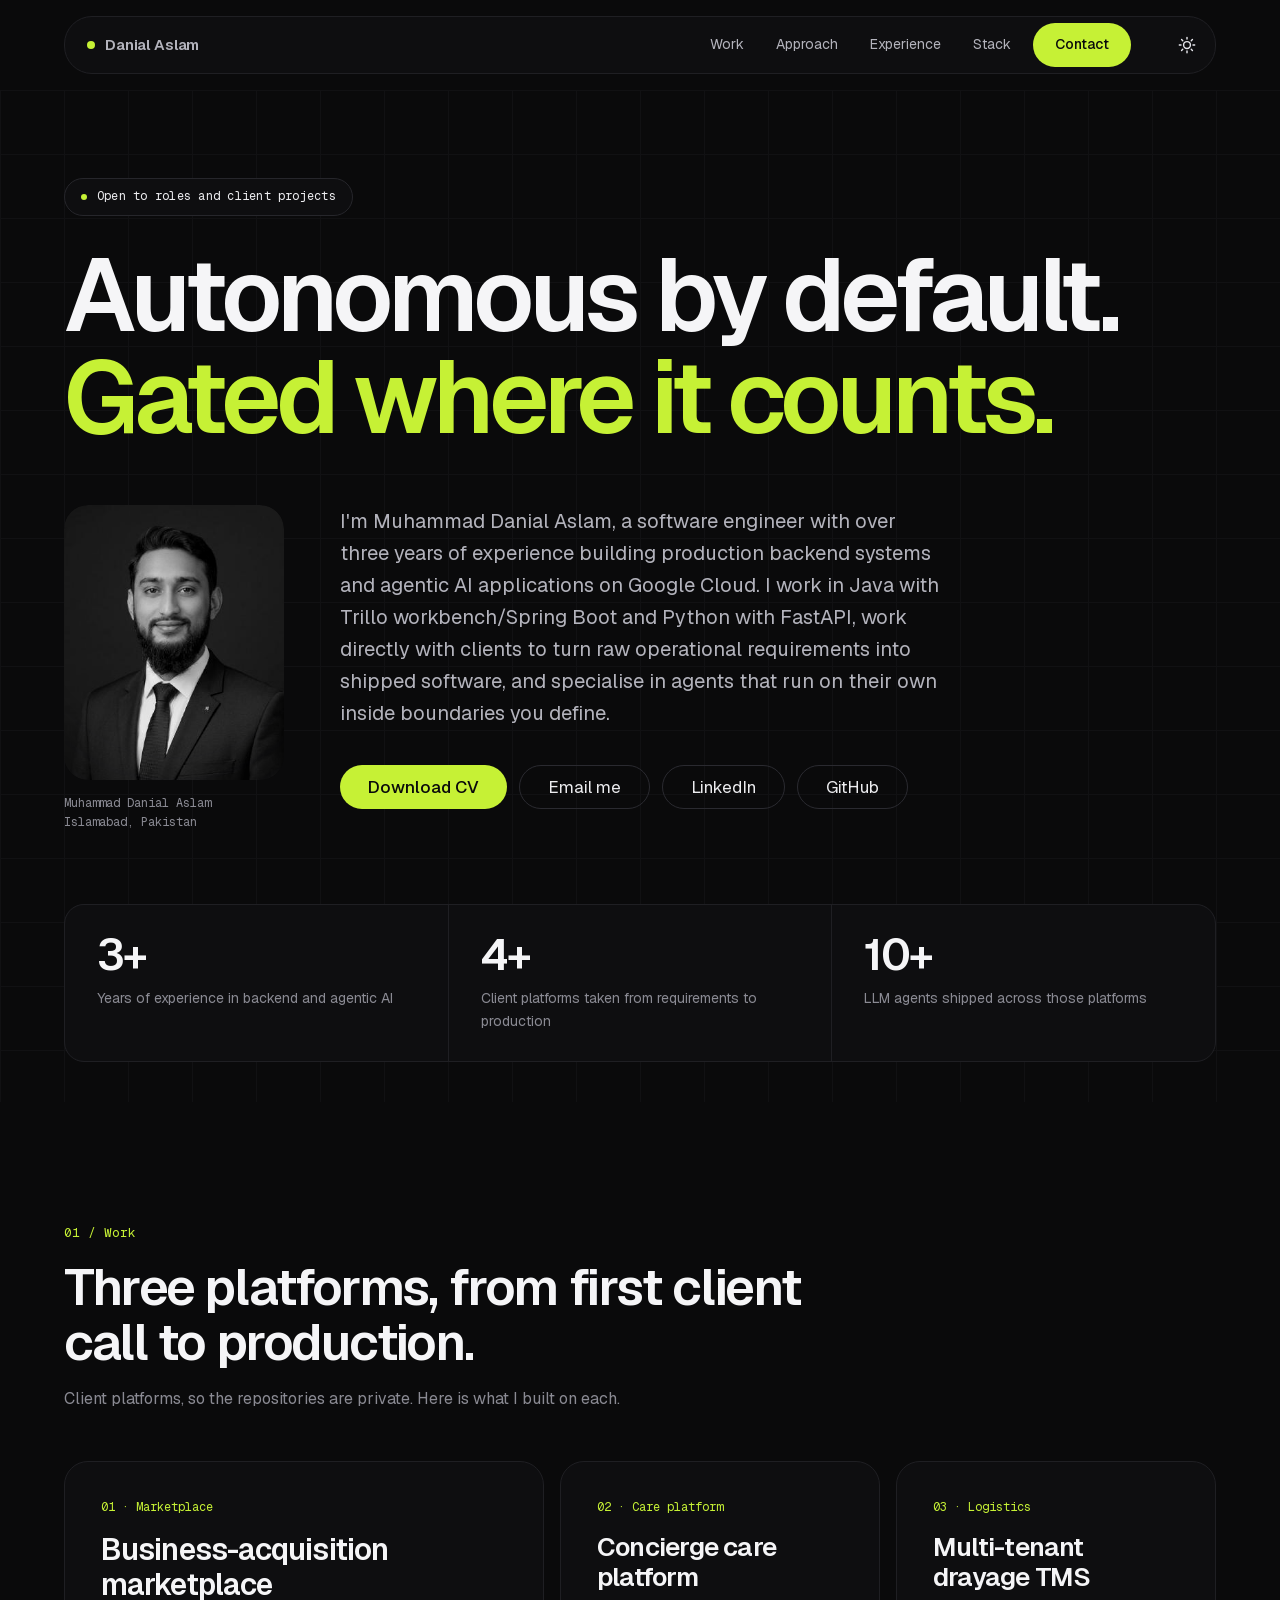
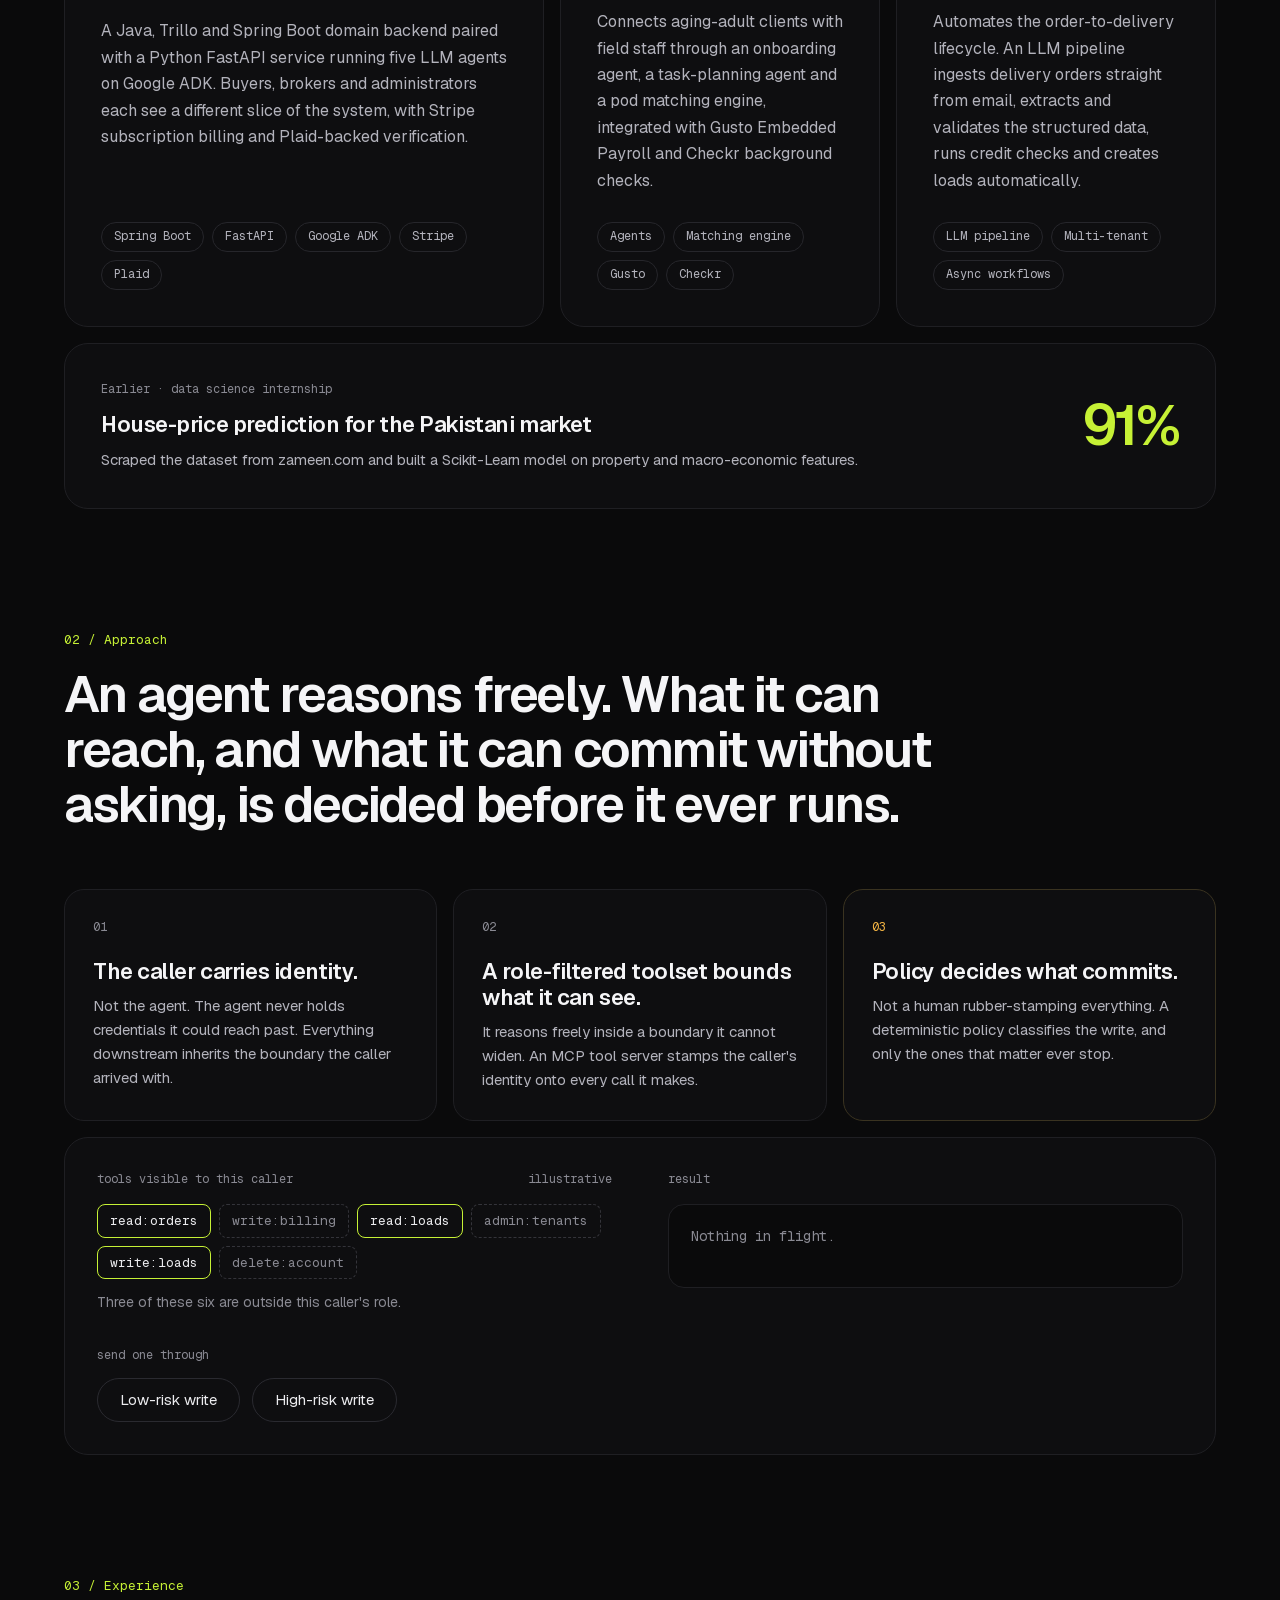
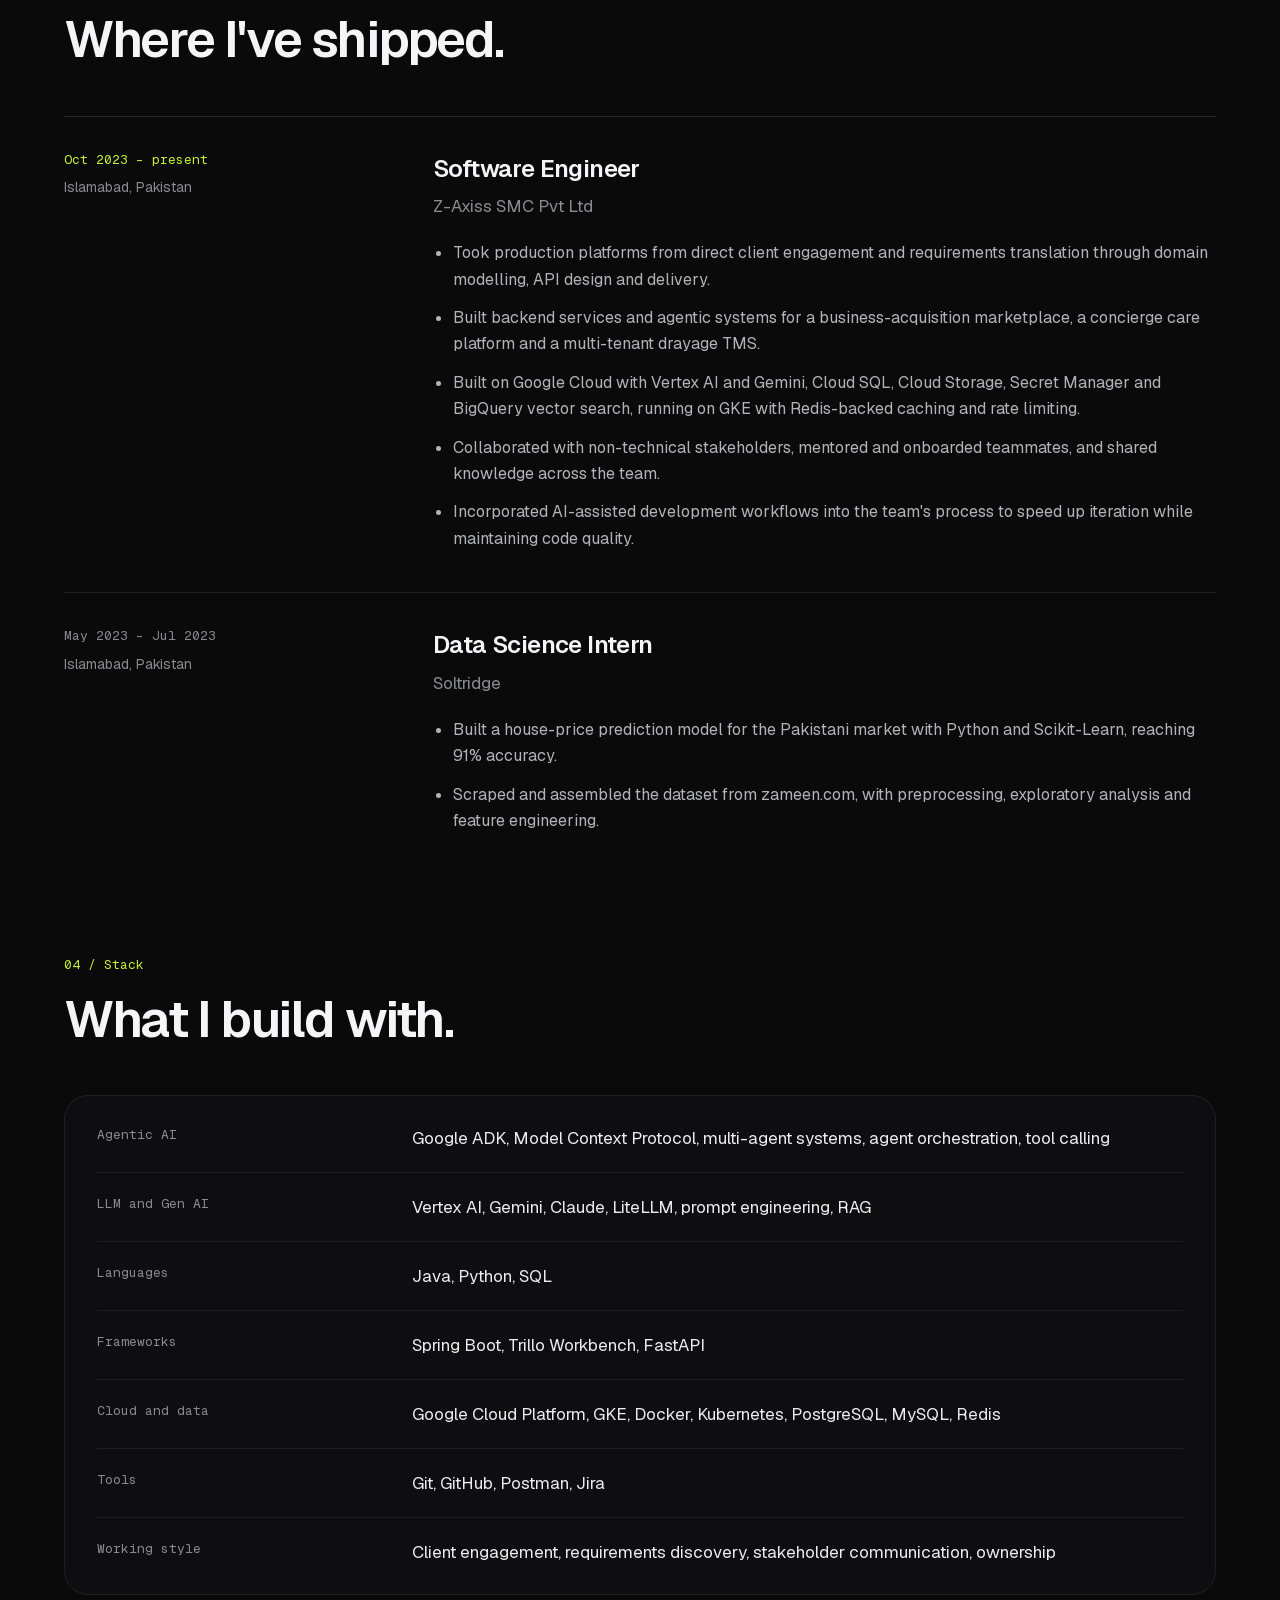
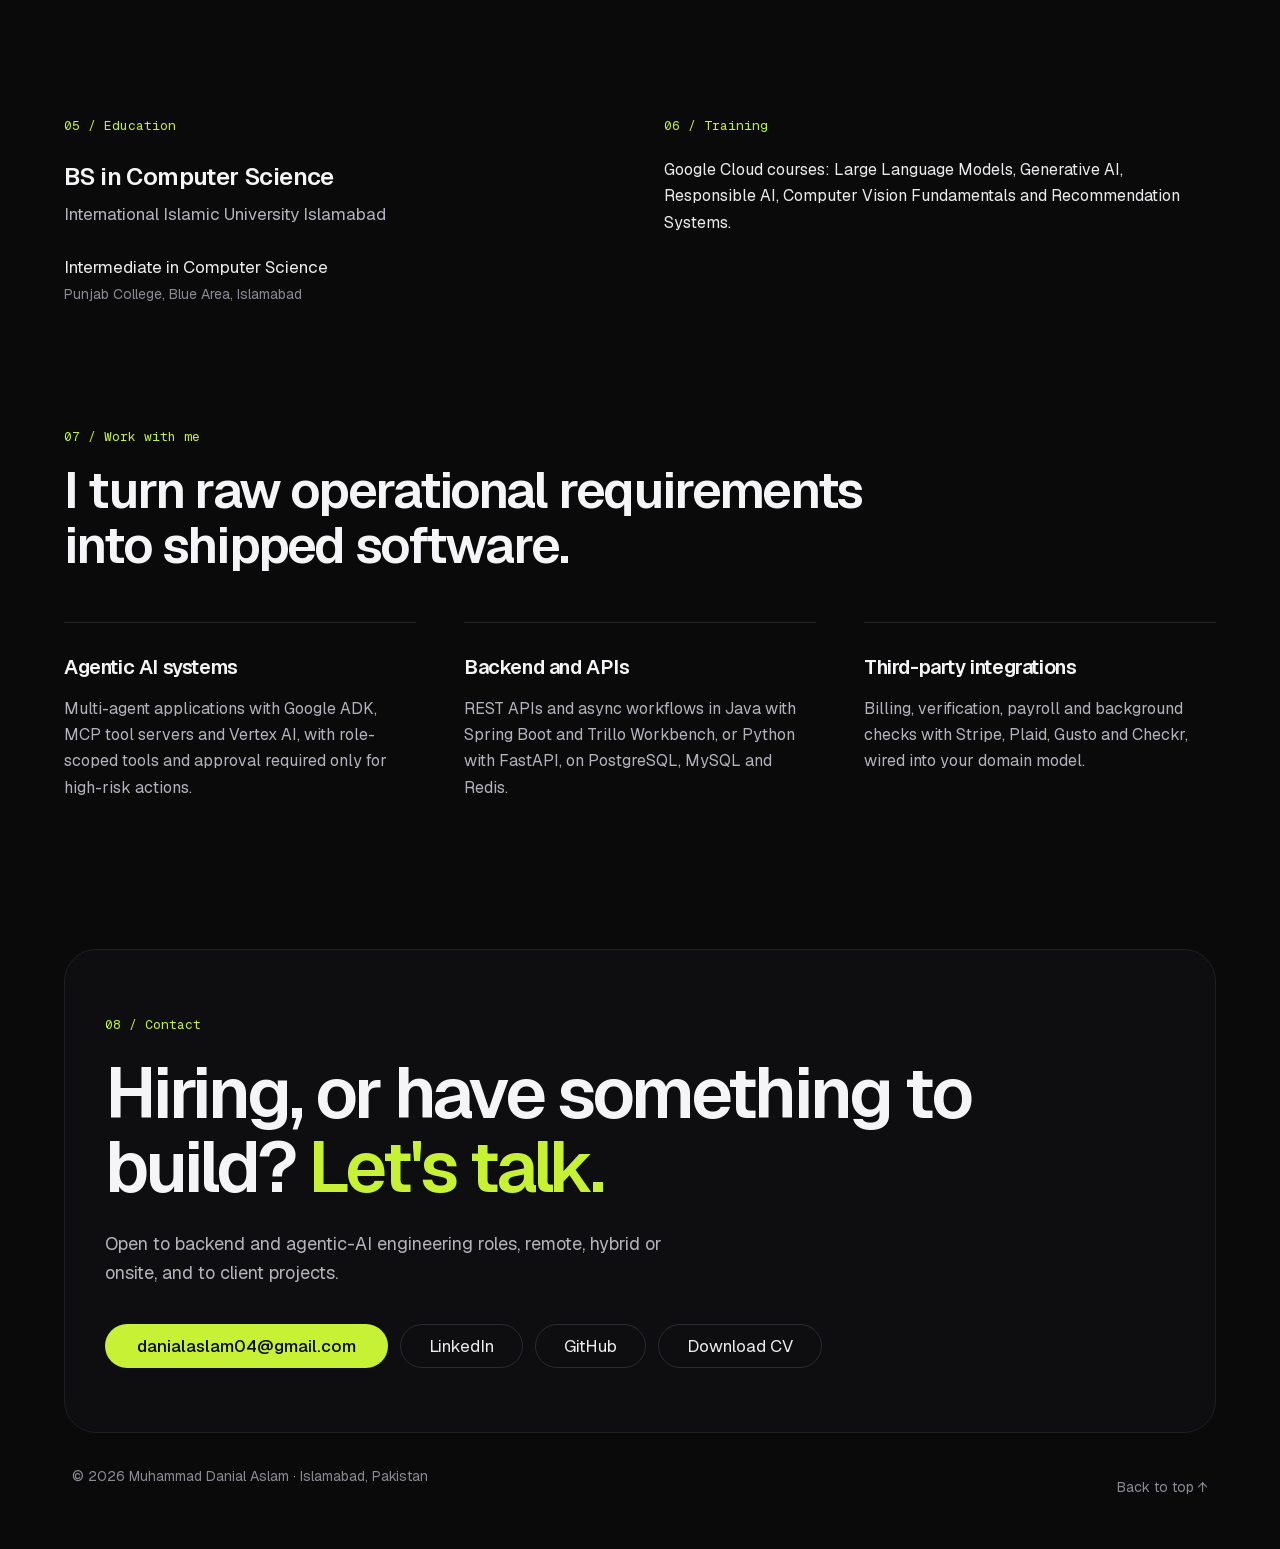
<file: index.html>
<!doctype html>
<html lang="en">
<head>
<meta charset="utf-8"/>
<meta name="viewport" content="width=device-width, initial-scale=1, viewport-fit=cover"/>
<title>Muhammad Danial Aslam &#8212; Backend and Agentic AI Engineer</title>
<meta name="description" content="Backend and agentic AI engineer. Agents that run unattended in production, and the deterministic boundary that decides when they can&#8217;t. Java/Spring Boot, Python/FastAPI, Google ADK, MCP, Vertex AI."/>
<link rel="canonical" href="https://danialaslam04.github.io/"/>
<link rel="icon" href="favicon.svg" type="image/svg+xml"/>
<meta name="theme-color" content="#0A0A0B"/>

<meta property="og:type" content="website"/>
<meta property="og:url" content="https://danialaslam04.github.io/"/>
<meta property="og:title" content="Muhammad Danial Aslam &#8212; Backend and Agentic AI Engineer"/>
<meta property="og:description" content="Backend and agentic AI engineer. Ten-plus LLM agents shipped across client platforms on Google Cloud. Java/Spring Boot, Python/FastAPI, Google ADK, MCP, Vertex AI."/>
<meta property="og:image" content="https://danialaslam04.github.io/assets/og-image.png"/>
<meta property="og:image:width" content="1200"/>
<meta property="og:image:height" content="630"/>
<meta property="og:image:alt" content="Muhammad Danial Aslam, Backend and Agentic AI Engineer. Autonomous by default. Gated where it counts."/>
<meta name="twitter:card" content="summary_large_image"/>
<meta name="twitter:title" content="Muhammad Danial Aslam &#8212; Backend and Agentic AI Engineer"/>
<meta name="twitter:description" content="Backend and agentic AI engineer. Ten-plus LLM agents shipped across client platforms on Google Cloud. Java/Spring Boot, Python/FastAPI, Google ADK, MCP, Vertex AI."/>
<meta name="twitter:image" content="https://danialaslam04.github.io/assets/og-image.png"/>
<meta name="twitter:image:alt" content="Muhammad Danial Aslam, Backend and Agentic AI Engineer. Autonomous by default. Gated where it counts."/>

<link rel="preload" href="assets/geist-latin.woff2" as="font" type="font/woff2" crossorigin/>
<link rel="stylesheet" href="styles.css"/>
<script>/* theme, applied before first paint — see the note in script.js */
(function(){var d=document.documentElement;try{var t=localStorage.getItem('theme');
d.setAttribute('data-theme',t==='light'?'light':'dark');}catch(e){d.setAttribute('data-theme','dark');}})();
</script>

<script type="application/ld+json">
{"@context":"https://schema.org","@type":"Person","name":"Muhammad Danial Aslam",
"url":"https://danialaslam04.github.io/","jobTitle":"Backend & Agentic AI Engineer",
"image":"https://danialaslam04.github.io/assets/danial-aslam.jpg",
"email":"mailto:danialaslam04@gmail.com",
"address":{"@type":"PostalAddress","addressLocality":"Islamabad","addressCountry":"PK"},
"sameAs":["https://github.com/DanialAslam04","https://www.linkedin.com/in/danial04/"],
"alumniOf":{"@type":"CollegeOrUniversity","name":"International Islamic University Islamabad"},
"worksFor":{"@type":"Organization","name":"Z-Axiss SMC Pvt Ltd"},
"knowsAbout":["Agentic AI","Model Context Protocol","Google ADK","Vertex AI","Java","Spring Boot","Python","FastAPI","Kubernetes","PostgreSQL"]}
</script>
</head>
<body>
<a class="skip-link" href="#work">Skip to main content</a>
<div class="s0"><div class="s1"><div class="s2"><div class="s3"><a href="#top" class="s4"><span class="s5"></span>
Danial Aslam
</a><div class="s6" id="nav-menu"><a href="#work" class="s7">Work</a><a href="#approach" class="s7">Approach</a><a href="#experience" class="s7">Experience</a><a href="#stack" class="s7">Stack</a><a href="#contact" class="s8">Contact</a></div><div class="navctl"><button type="button" class="themeq" id="theme-toggle" aria-label="Switch to light theme"><svg class="themeq-i" viewBox="0 0 24 24" aria-hidden="true" fill="none" stroke="currentColor" stroke-width="1.7" stroke-linecap="round" stroke-linejoin="round"><g class="ic-sun"><circle cx="12" cy="12" r="4.1"/><path d="M12 2.8v2M12 19.2v2M2.8 12h2M19.2 12h2M5.5 5.5l1.4 1.4M17.1 17.1l1.4 1.4M18.5 5.5l-1.4 1.4M6.9 17.1l-1.4 1.4"/></g><g class="ic-moon"><path d="M20.2 14.6A8.4 8.4 0 1 1 9.4 3.8a6.7 6.7 0 0 0 10.8 10.8Z"/></g></svg></button><button type="button" class="navq" id="nav-toggle" aria-label="Open menu" aria-expanded="false" aria-controls="nav-menu"><span class="navq-i" aria-hidden="true"></span></button></div></div></div></div><div id="top" class="s9"><div class="s10"><div><div class="s11"><span class="s12"><span class="s13"></span>
Open to roles and client projects
</span><h1 class="s14">Autonomous by default. <span class="s15">Gated where it counts.</span></h1><div class="s16"><div class="s17"><img src="assets/danial-aslam.jpg" alt="Portrait of Muhammad Danial Aslam" class="s18"><div class="s19">Muhammad Danial Aslam<br>Islamabad, Pakistan</div></div><div class="s20"><p class="s21">I'm Muhammad Danial Aslam, a software engineer with over three years of experience building production backend systems and agentic AI applications on Google Cloud. I work in Java with Trillo workbench/Spring Boot and Python with FastAPI, work directly with clients to turn raw operational requirements into shipped software, and specialise in agents that run on their own inside boundaries you define.</p><div class="s22"><a href="assets/Muhammad-Danial-Aslam-Resume.pdf" class="s23">Download CV</a><a href="mailto:danialaslam04@gmail.com" class="s24">Email me</a><a href="https://www.linkedin.com/in/danial04/" target="_blank" rel="noopener noreferrer" class="s24">LinkedIn</a><a href="https://github.com/DanialAslam04" target="_blank" rel="noopener noreferrer" class="s24">GitHub</a></div></div></div></div></div><div class="s25"><div class="s26"><div class="s27">3+</div><div class="s28">Years of experience in backend and agentic&nbsp;AI</div></div><div class="s26"><div class="s27">4+</div><div class="s28">Client platforms taken from requirements to production</div></div><div class="s26"><div class="s27">10+</div><div class="s28">LLM agents shipped across those platforms</div></div></div></div></div><div id="work" class="s29"><div class="s30">01 / Work</div><h2 class="s31">Three platforms, from first client call to production.</h2><p class="s32">Client platforms, so the repositories are private. Here is what I built on each.</p><div class="s33"><div class="s34"><div class="s35">01 · Marketplace</div><h3 class="s36">Business-acquisition marketplace</h3><p class="s37">A Java, Trillo and Spring Boot domain backend paired with a Python FastAPI service running five LLM agents on Google ADK. Buyers, brokers and administrators each see a different slice of the system, with Stripe subscription billing and Plaid-backed verification.</p><div class="s38"><span class="s39">Spring Boot</span><span class="s39">FastAPI</span><span class="s39">Google ADK</span><span class="s39">Stripe</span><span class="s39">Plaid</span></div></div><div class="s40"><div class="s35">02 · Care platform</div><h3 class="s41">Concierge care platform</h3><p class="s37">Connects aging-adult clients with field staff through an onboarding agent, a task-planning agent and a pod matching engine, integrated with Gusto Embedded Payroll and Checkr background checks.</p><div class="s38"><span class="s39">Agents</span><span class="s39">Matching engine</span><span class="s39">Gusto</span><span class="s39">Checkr</span></div></div><div class="s40"><div class="s35">03 · Logistics</div><h3 class="s41">Multi-tenant drayage TMS</h3><p class="s37">Automates the order-to-delivery lifecycle. An LLM pipeline ingests delivery orders straight from email, extracts and validates the structured data, runs credit checks and creates loads automatically.</p><div class="s38"><span class="s39">LLM pipeline</span><span class="s39">Multi-tenant</span><span class="s39">Async workflows</span></div></div><div class="s42"><div class="s43"><div class="s44">Earlier · data science internship</div><h3 class="s45">House-price prediction for the Pakistani market</h3><p class="s46">Scraped the dataset from zameen.com and built a Scikit-Learn model on property and macro-economic features.</p></div><div class="s47">91%</div></div></div></div><div id="approach" class="s29"><div class="s30">02 / Approach</div><h2 class="s48">An agent reasons freely. What it can reach, and what it can commit without asking, is decided before it ever runs.</h2><div class="s49"><div class="s50"><div class="s44">01</div><div class="s51">The caller carries identity.</div><div class="s52">Not the agent. The agent never holds credentials it could reach past. Everything downstream inherits the boundary the caller arrived with.</div></div><div class="s50"><div class="s44">02</div><div class="s51">A role-filtered toolset bounds what it can see.</div><div class="s52">It reasons freely inside a boundary it cannot widen. An MCP tool server stamps the caller's identity onto every call it makes.</div></div><div class="s53"><div class="s54">03</div><div class="s51">Policy decides what commits.</div><div class="s52">Not a human rubber-stamping everything. A deterministic policy classifies the write, and only the ones that matter ever stop.</div></div></div><div class="s55"><div class="s56"><div class="s57"><span>tools visible to this caller</span><span>illustrative</span></div><div class="s58"><span class="s59">read:orders</span><span class="s60">write:billing</span><span class="s59">read:loads</span><span class="s60">admin:tenants</span><span class="s59">write:loads</span><span class="s60">delete:account</span></div><div class="s61">Three of these six are outside this caller's role.</div><div class="s62">send one through</div><div class="s63"><button type="button" class="s64" data-risk="low">Low-risk write</button><button type="button" class="s64" data-risk="high">High-risk write</button></div></div><div class="s56"><div class="s44">result</div><div class="s65"><span id="gate-status">Nothing in flight.</span><div id="gate-controls" hidden><button type="button" class="gate-act" data-act="approve">Approve</button><button type="button" class="gate-act gate-no" data-act="reject">Reject</button></div></div></div></div></div><div id="experience" class="s29"><div class="s30">03 / Experience</div><h2 class="s66">Where I've shipped.</h2><div class="s67"><div class="s68"><div class="s30">Oct 2023 – present</div><div class="s69">Islamabad, Pakistan</div></div><div class="s70"><h3 class="s71">Software Engineer</h3><div class="s72">Z-Axiss SMC Pvt Ltd</div><ul class="s73"><li>Took production platforms from direct client engagement and requirements translation through domain modelling, API design and delivery.</li><li>Built backend services and agentic systems for a business-acquisition marketplace, a concierge care platform and a multi-tenant drayage TMS.</li><li>Built on Google Cloud with Vertex AI and Gemini, Cloud SQL, Cloud Storage, Secret Manager and BigQuery vector search, running on GKE with Redis-backed caching and rate limiting.</li><li>Collaborated with non-technical stakeholders, mentored and onboarded teammates, and shared knowledge across the team.</li><li>Incorporated AI-assisted development workflows into the team's process to speed up iteration while maintaining code quality.</li></ul></div></div><div class="s74"><div class="s68"><div class="s75">May 2023 – Jul 2023</div><div class="s69">Islamabad, Pakistan</div></div><div class="s70"><h3 class="s71">Data Science Intern</h3><div class="s72">Soltridge</div><ul class="s73"><li>Built a house-price prediction model for the Pakistani market with Python and Scikit-Learn, reaching 91% accuracy.</li><li>Scraped and assembled the dataset from zameen.com, with preprocessing, exploratory analysis and feature engineering.</li></ul></div></div></div><div id="stack" class="s29"><div class="s30">04 / Stack</div><h2 class="s66">What I build with.</h2><div class="s76"><div class="s77"><div class="s78">Agentic AI</div><div class="s79">Google ADK, Model Context Protocol, multi-agent systems, agent orchestration, tool calling</div></div><div class="s77"><div class="s78">LLM and Gen AI</div><div class="s79">Vertex AI, Gemini, Claude, LiteLLM, prompt engineering, RAG</div></div><div class="s77"><div class="s78">Languages</div><div class="s79">Java, Python, SQL</div></div><div class="s77"><div class="s78">Frameworks</div><div class="s79">Spring Boot, Trillo Workbench, FastAPI</div></div><div class="s77"><div class="s78">Cloud and data</div><div class="s79">Google Cloud Platform, GKE, Docker, Kubernetes, PostgreSQL, MySQL, Redis</div></div><div class="s77"><div class="s78">Tools</div><div class="s79">Git, GitHub, Postman, Jira</div></div><div class="s80"><div class="s78">Working style</div><div class="s79">Client engagement, requirements discovery, stakeholder communication, ownership</div></div></div></div><div class="s29"><div class="s81"><div class="s56"><div class="s30">05 / Education</div><h3 class="s82">BS in Computer Science</h3><div class="s83">International Islamic University Islamabad</div><div class="s84">Intermediate in Computer Science</div><div class="s85">Punjab College, Blue Area, Islamabad</div></div><div class="s56"><div class="s30">06 / Training</div><p class="s86">Google Cloud courses: Large Language Models, Generative AI, Responsible AI, Computer Vision Fundamentals and Recommendation Systems.</p></div></div></div><div class="s29"><div class="s30">07 / Work with me</div><h2 class="s31">I turn raw operational requirements into shipped software.</h2><div class="s87"><div class="s88"><h3 class="s89">Agentic AI systems</h3><p class="s90">Multi-agent applications with Google ADK, MCP tool servers and Vertex AI, with role-scoped tools and approval required only for high-risk actions.</p></div><div class="s88"><h3 class="s89">Backend and APIs</h3><p class="s90">REST APIs and async workflows in Java with Spring Boot and Trillo Workbench, or Python with FastAPI, on PostgreSQL, MySQL and Redis.</p></div><div class="s88"><h3 class="s89">Third-party integrations</h3><p class="s90">Billing, verification, payroll and background checks with Stripe, Plaid, Gusto and Checkr, wired into your domain model.</p></div></div></div><div id="contact" class="s91"><div class="s92"><div class="s30">08 / Contact</div><h2 class="s93">Hiring, or have something to build? <span class="s15">Let's talk.</span></h2><p class="s94">Open to backend and agentic-AI engineering roles, remote, hybrid or onsite, and to client projects.</p><div class="s22"><a href="mailto:danialaslam04@gmail.com" class="s95">danialaslam04@gmail.com</a><a href="https://www.linkedin.com/in/danial04/" target="_blank" rel="noopener noreferrer" class="s96">LinkedIn</a><a href="https://github.com/DanialAslam04" target="_blank" rel="noopener noreferrer" class="s96">GitHub</a><a href="assets/Muhammad-Danial-Aslam-Resume.pdf" class="s96">Download CV</a></div></div><div class="s97"><span>© 2026 Muhammad Danial Aslam · Islamabad, Pakistan</span><a href="#top" class="s98">Back to top ↑</a></div></div></div>

<script src="script.js" defer></script>
</body>
</html>
</file>
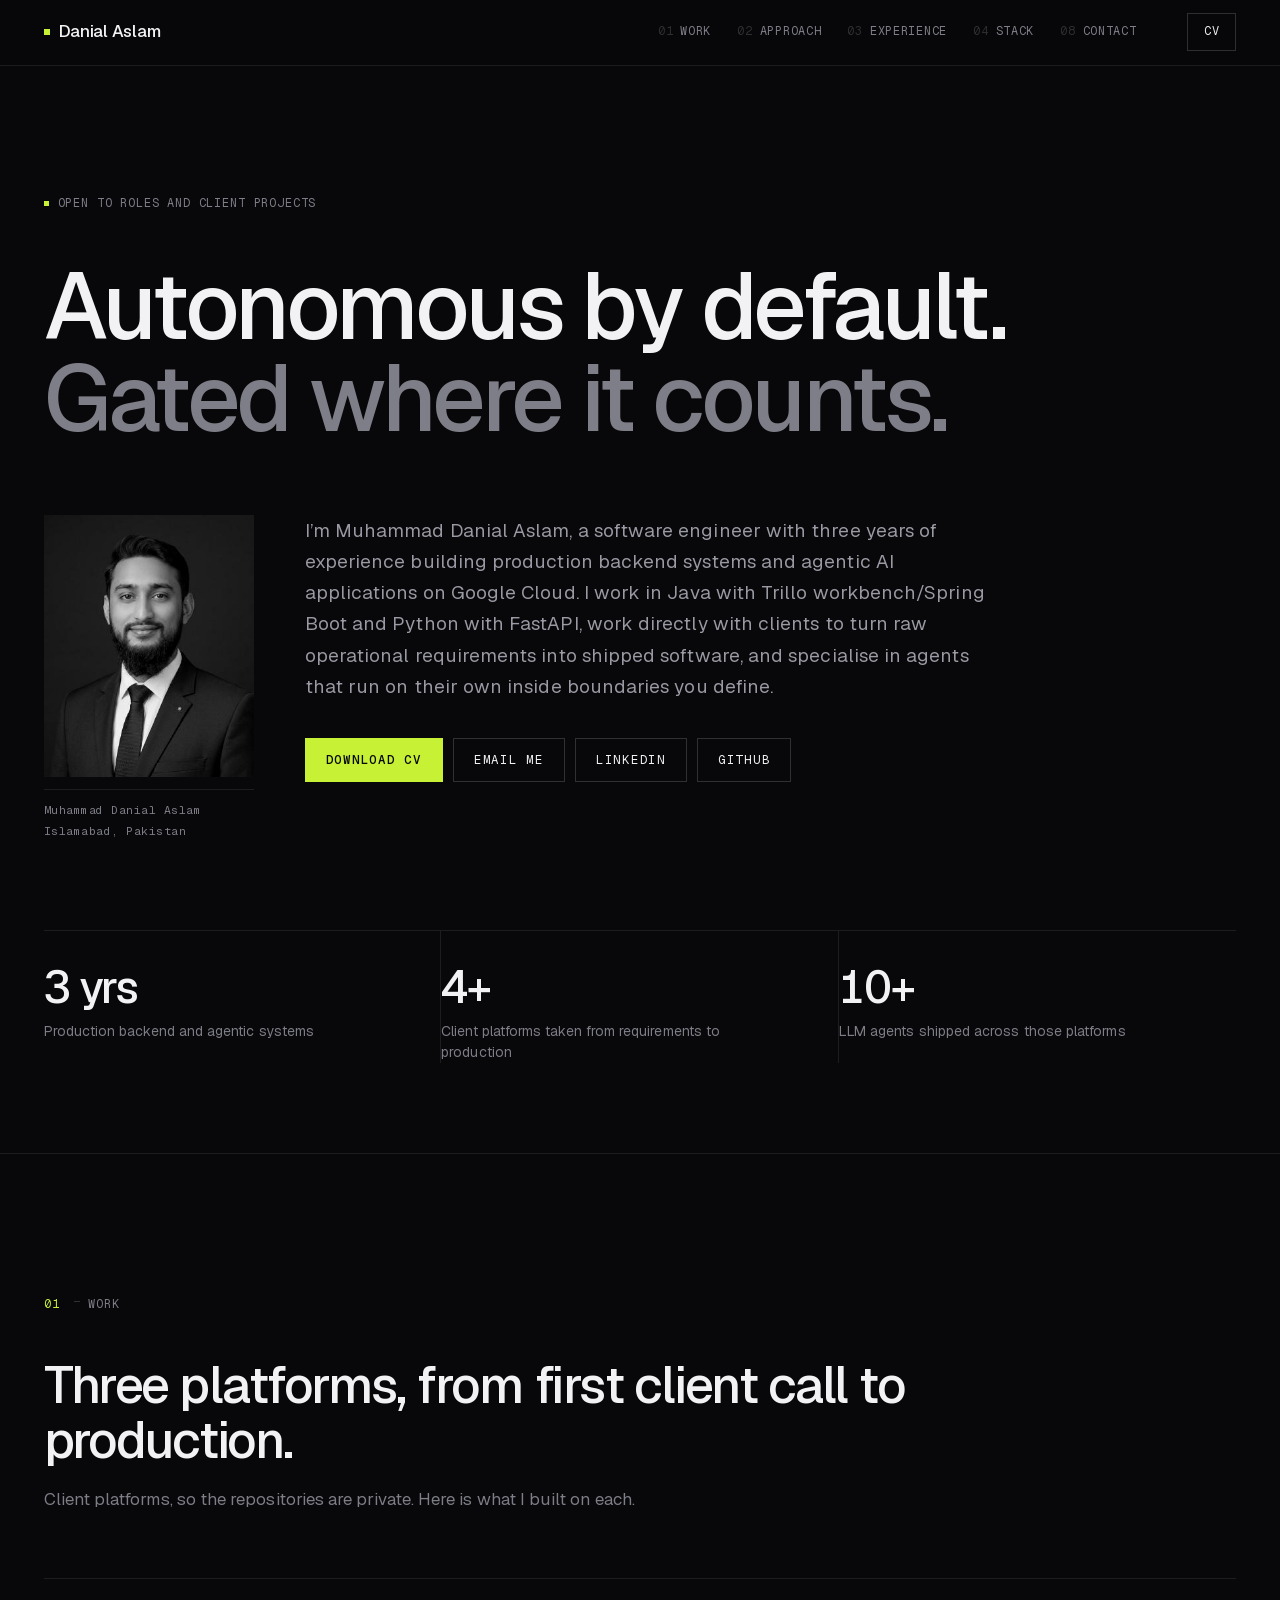
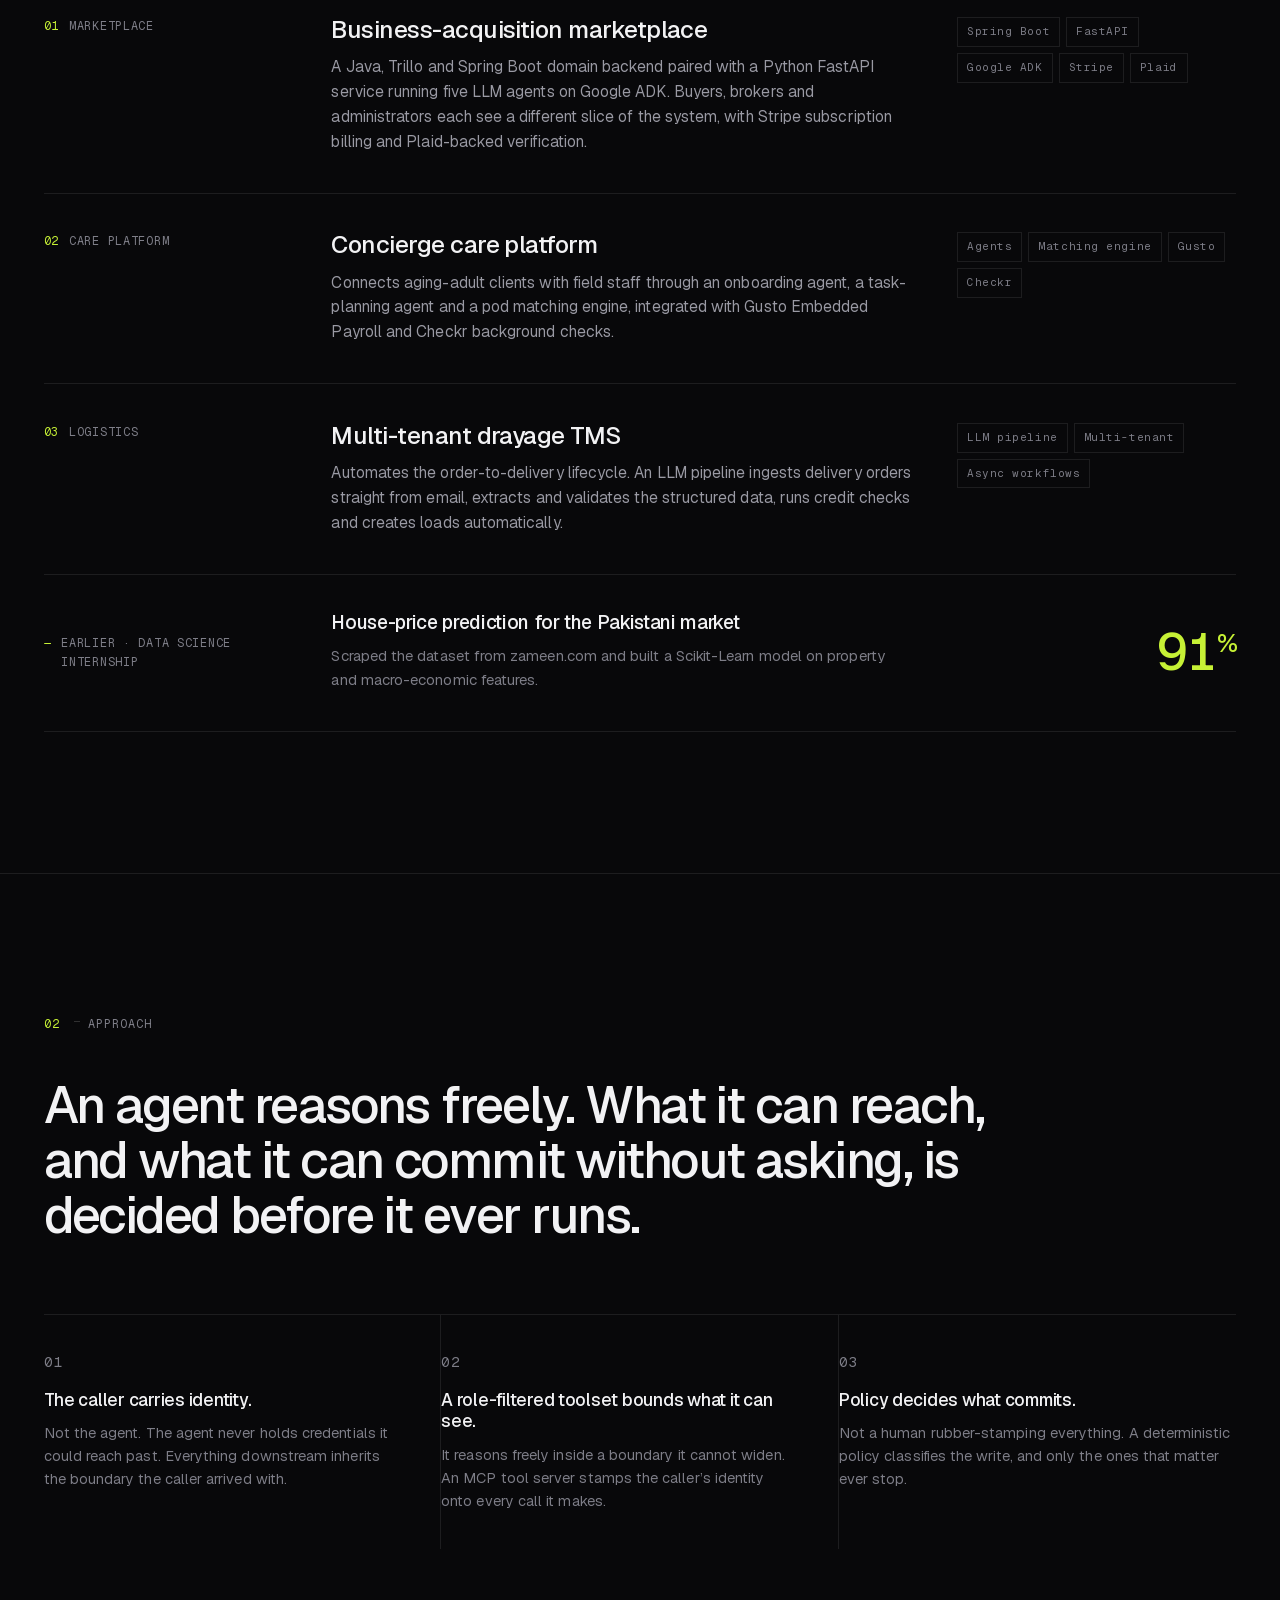
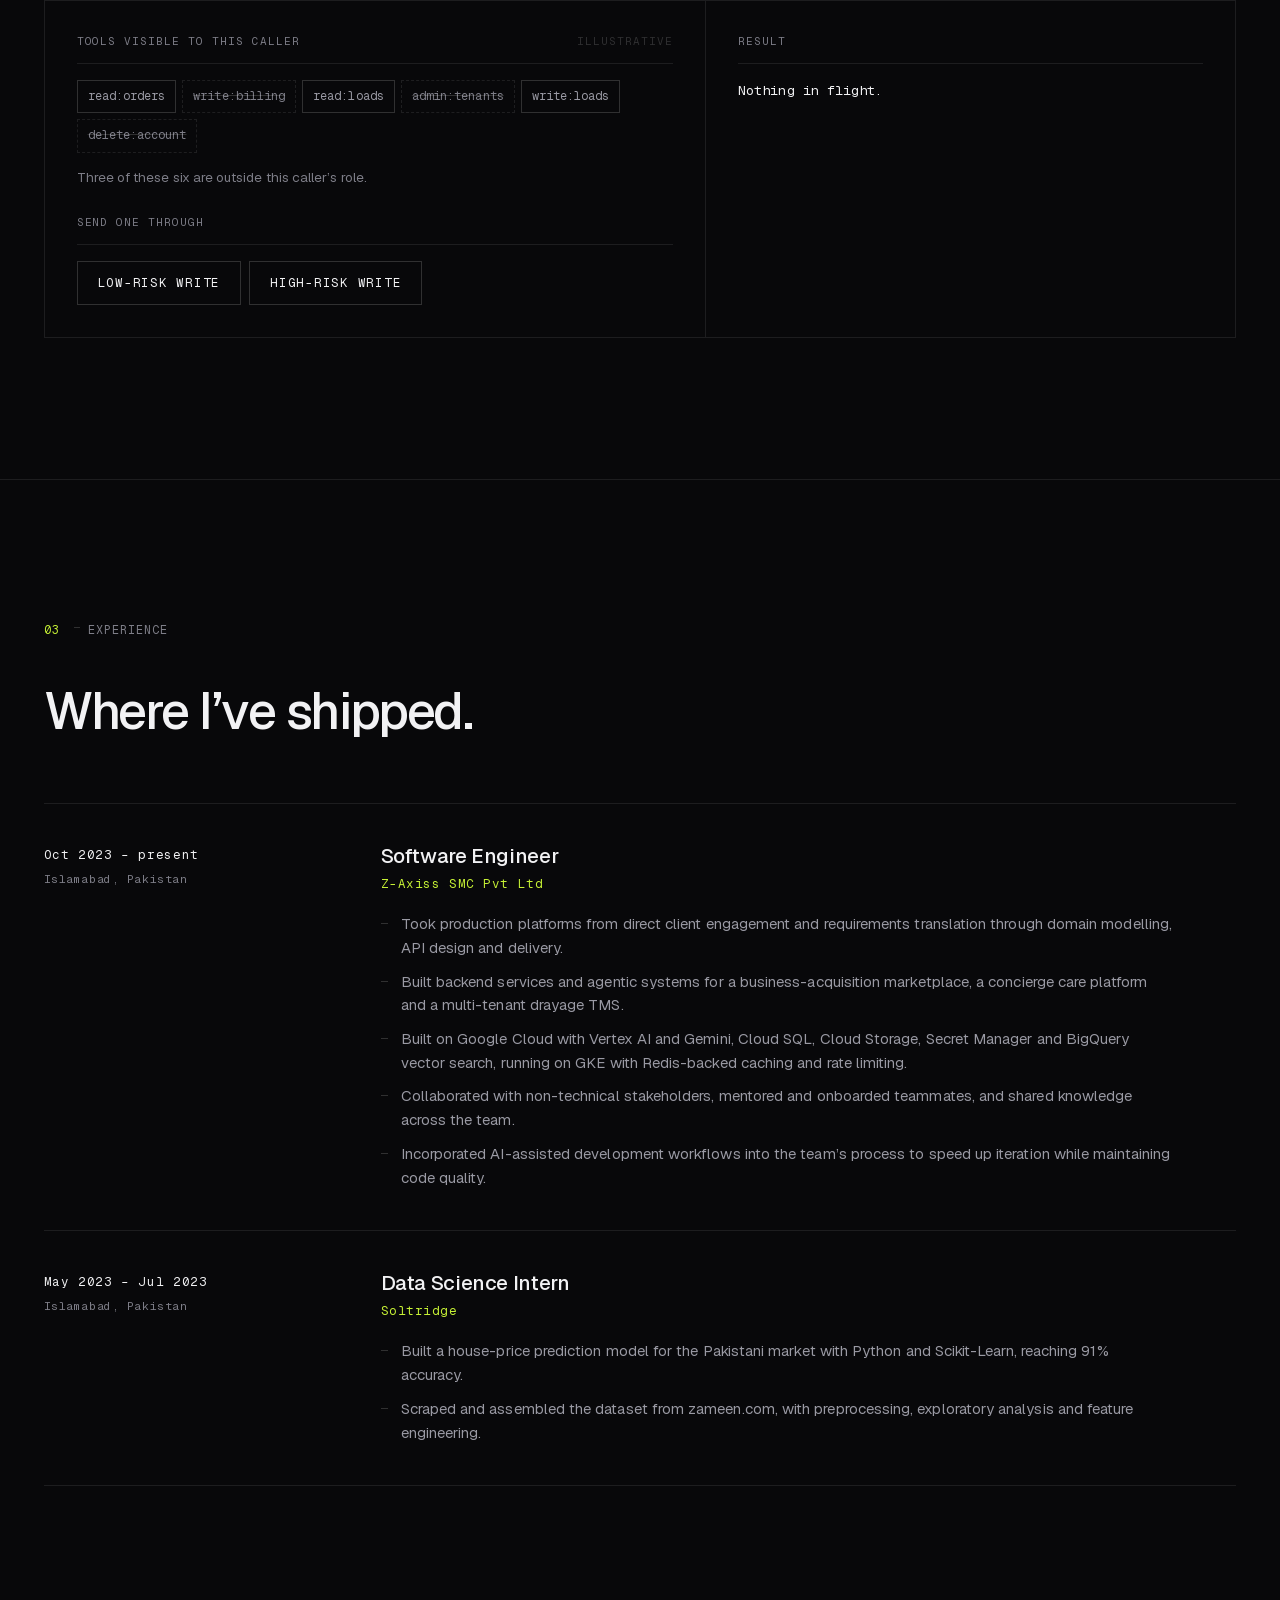
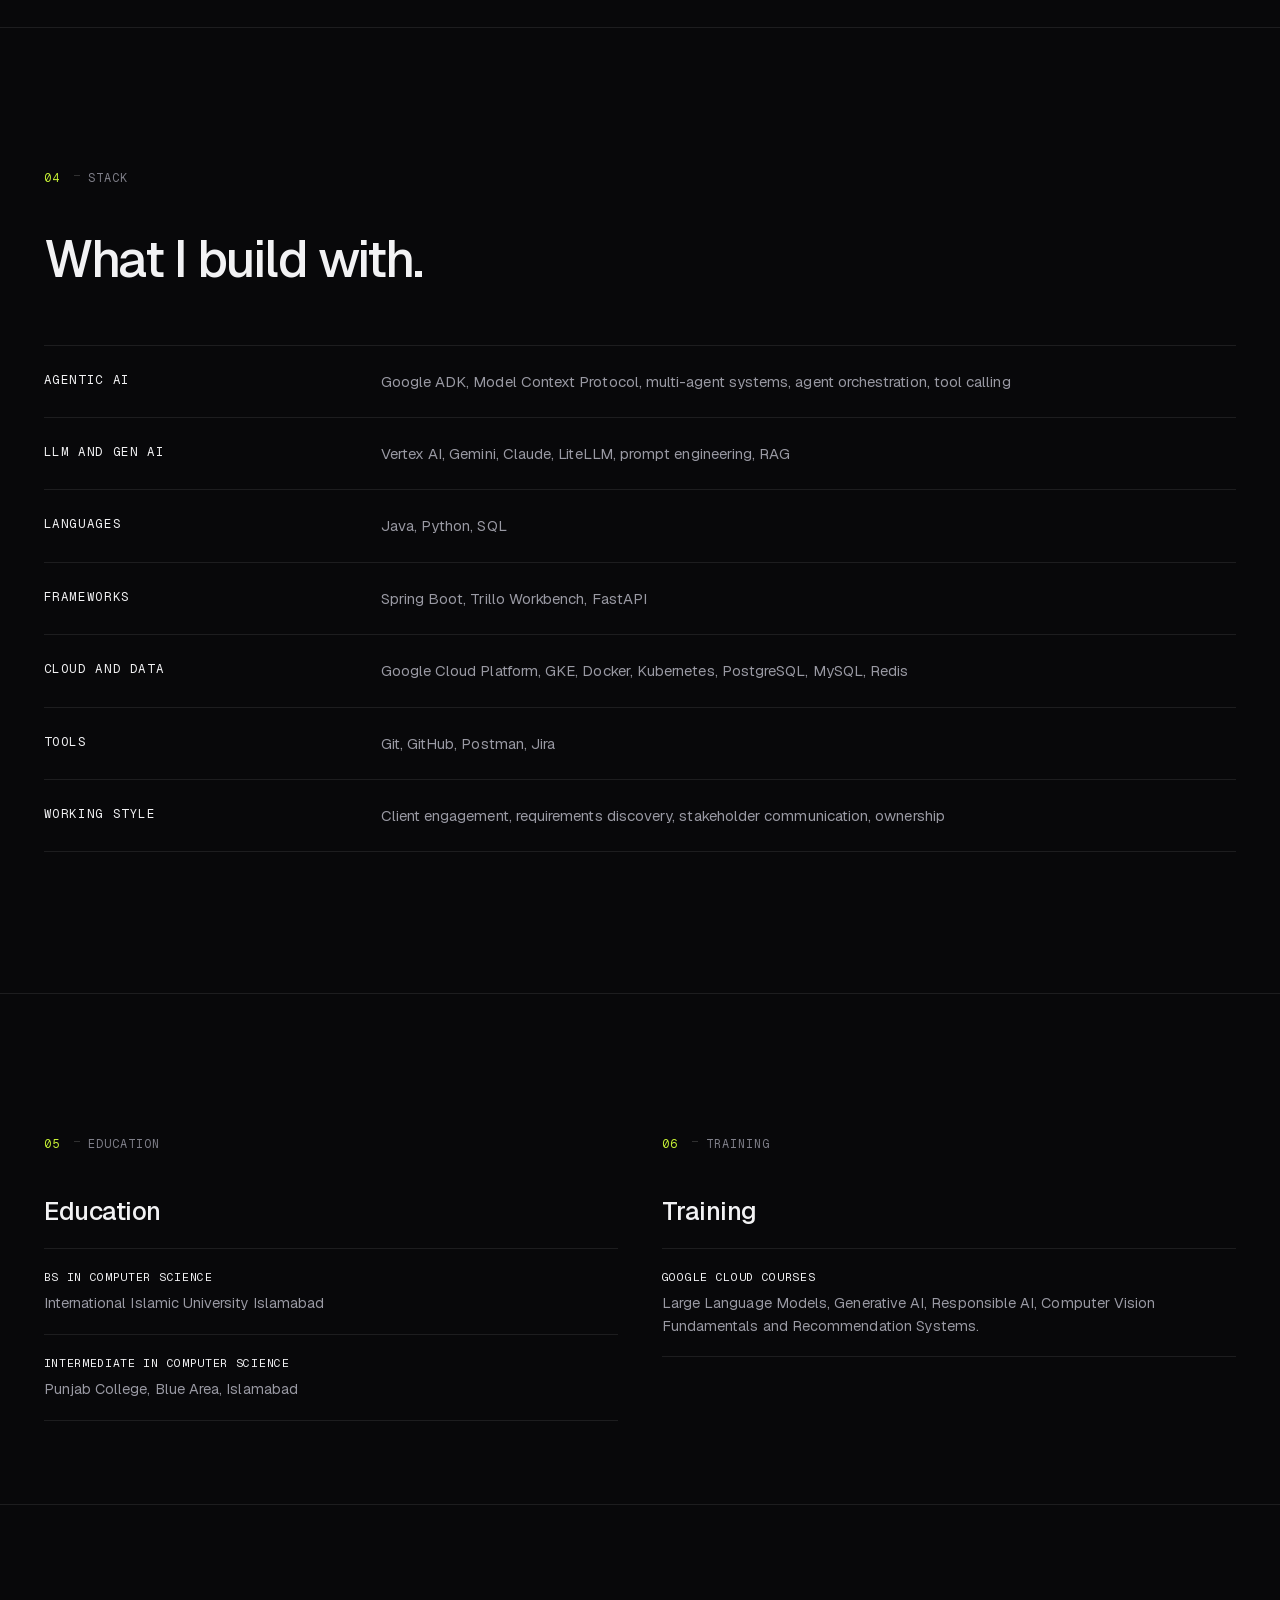
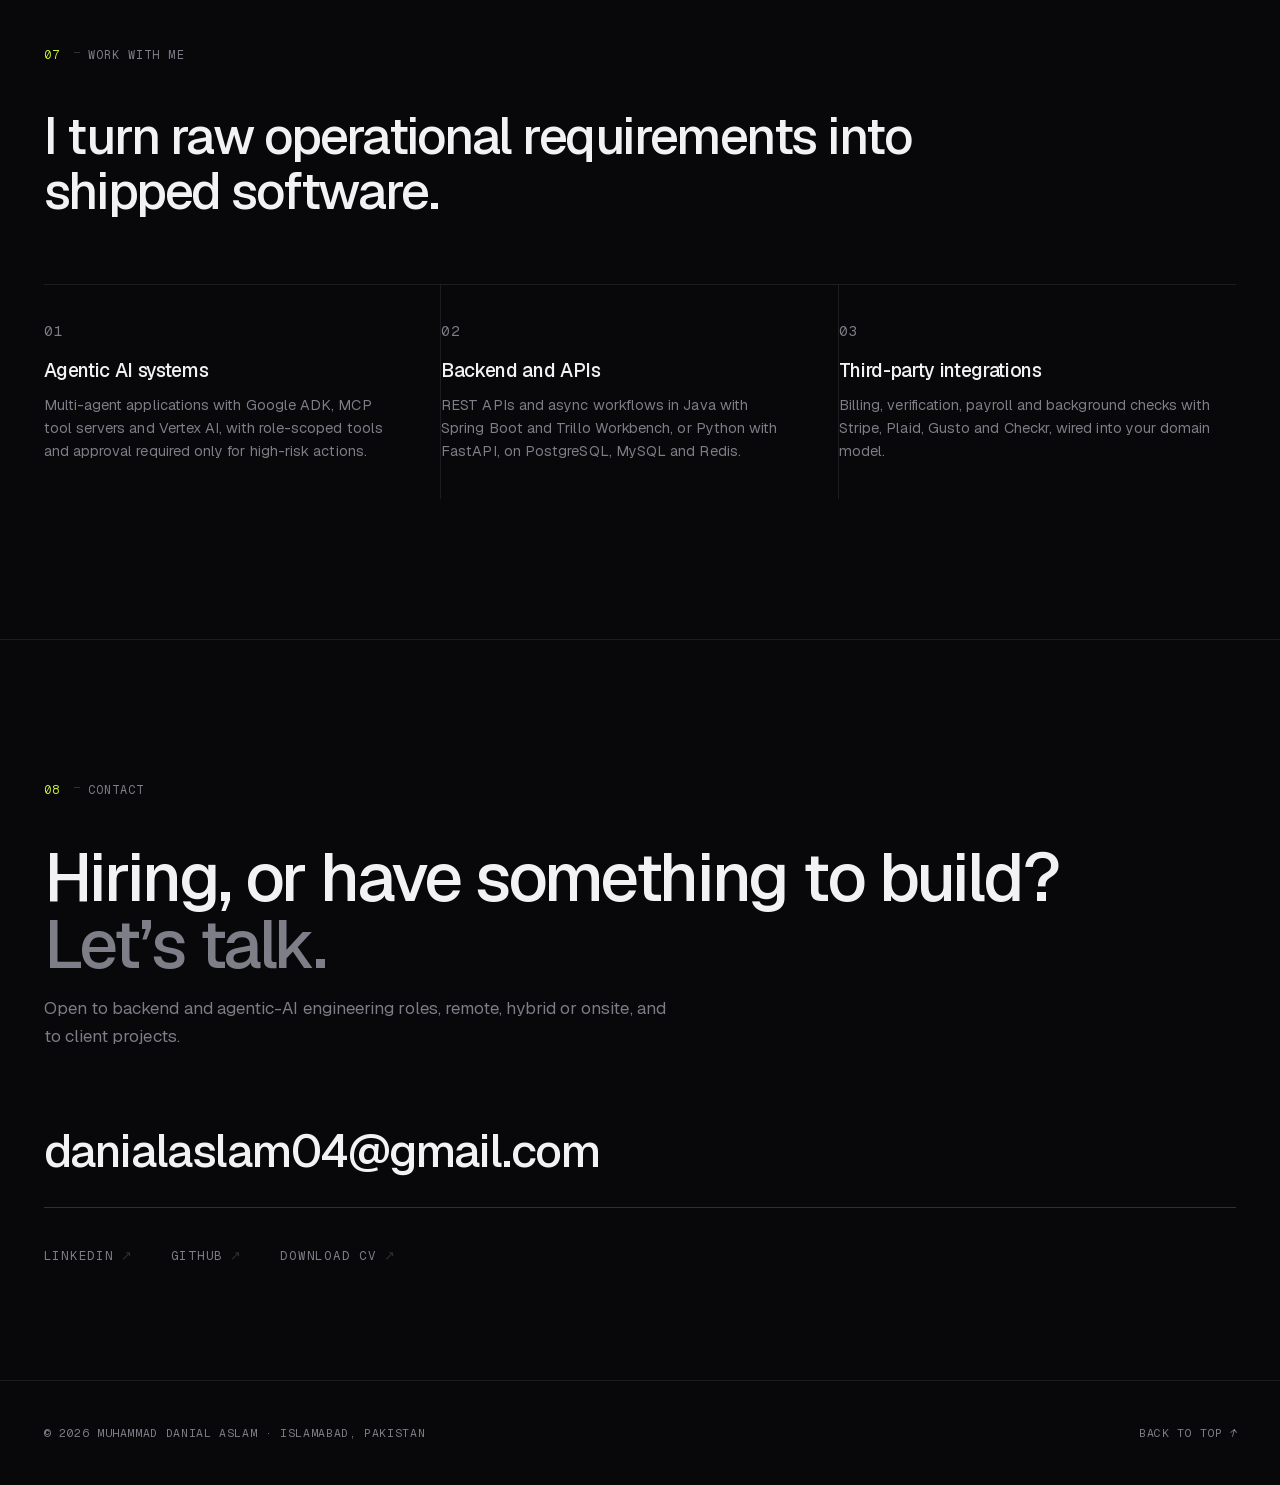
<file: preview/index.html>
<!doctype html>
<html lang="en">
<head>
<meta charset="utf-8"/>
<meta name="viewport" content="width=device-width, initial-scale=1, viewport-fit=cover"/>
<meta name="robots" content="noindex"/>
<title>Muhammad Danial Aslam &#8212; Backend and Agentic AI Engineer</title>
<meta name="description" content="Backend and agentic AI engineer. Agents that run unattended in production, and the deterministic boundary that decides when they can&#8217;t."/>
<meta name="theme-color" content="#08080A"/>
<link rel="icon" href="../favicon.svg" type="image/svg+xml"/>
<link rel="preload" href="../assets/geist-latin.woff2" as="font" type="font/woff2" crossorigin/>
<link rel="preload" href="../assets/geist-mono-latin.woff2" as="font" type="font/woff2" crossorigin/>
<link rel="stylesheet" href="styles.css"/>

<link rel="canonical" href="https://danialaslam04.github.io/"/>
<meta property="og:type" content="website"/>
<meta property="og:url" content="https://danialaslam04.github.io/"/>
<meta property="og:title" content="Muhammad Danial Aslam &#8212; Backend and Agentic AI Engineer"/>
<meta property="og:description" content="Three client platforms, ten-plus LLM agents, three years. Java/Spring Boot, Python/FastAPI, Google Cloud."/>
<meta property="og:image" content="https://danialaslam04.github.io/assets/og-image.png"/>
<meta property="og:image:width" content="1200"/>
<meta property="og:image:height" content="630"/>
<meta name="twitter:card" content="summary_large_image"/>
<meta name="twitter:image" content="https://danialaslam04.github.io/assets/og-image.png"/>

<script type="application/ld+json">
{"@context":"https://schema.org","@type":"Person","name":"Muhammad Danial Aslam",
"url":"https://danialaslam04.github.io/","jobTitle":"Backend & Agentic AI Engineer",
"image":"https://danialaslam04.github.io/assets/danial-aslam.jpg",
"email":"mailto:danialaslam04@gmail.com",
"address":{"@type":"PostalAddress","addressLocality":"Islamabad","addressCountry":"PK"},
"sameAs":["https://github.com/DanialAslam04","https://www.linkedin.com/in/danial04/"],
"alumniOf":{"@type":"CollegeOrUniversity","name":"International Islamic University Islamabad"},
"worksFor":{"@type":"Organization","name":"Z-Axiss SMC Pvt Ltd"},
"knowsAbout":["Agentic AI","Model Context Protocol","Google ADK","Vertex AI","Java","Spring Boot","Python","FastAPI","Kubernetes","PostgreSQL"]}
</script>
</head>
<body>
<a class="skip" href="#work">Skip to main content</a>

<!-- ───────────────────────── masthead ─────────────────────────
     A hairline rule, not a floating pill. The rule is the grid made
     visible; a rounded bar floating over the page is the thing the
     brief asks to avoid. -->
<header class="bar">
  <div class="bar-in">
    <a class="bar-id" href="#top">
      <span class="bar-mark" aria-hidden="true"></span>
      <span>Danial Aslam</span>
    </a>
    <nav class="bar-nav" aria-label="Sections">
      <ul>
        <li><a href="#work"><i aria-hidden="true">01</i>Work</a></li>
        <li><a href="#approach"><i aria-hidden="true">02</i>Approach</a></li>
        <li><a href="#experience"><i aria-hidden="true">03</i>Experience</a></li>
        <li><a href="#stack"><i aria-hidden="true">04</i>Stack</a></li>
        <li><a href="#contact"><i aria-hidden="true">08</i>Contact</a></li>
      </ul>
    </nav>
    <a class="bar-cv" href="../assets/Muhammad-Danial-Aslam-Resume.pdf" target="_blank" rel="noopener noreferrer">CV</a>
  </div>
  <div class="bar-rail" aria-hidden="true"><span id="rail"></span></div>
</header>

<main id="top">

  <!-- ───────────────────────── hero ───────────────────────── -->
  <section class="hero" aria-label="Introduction">
    <div class="grid">
      <p class="avail col-full"><span class="dot" aria-hidden="true"></span>Open to roles and client projects</p>

      <h1 class="claim col-full">
        <span class="rv">Autonomous by default.</span>
        <span class="rv dim">Gated where it counts.</span>
      </h1>

      <div class="hero-body col-full">
        <figure class="portrait rv">
          <img src="../assets/danial-aslam.jpg" alt="Portrait of Muhammad Danial Aslam"
               width="400" height="400" decoding="async" fetchpriority="high"/>
          <figcaption>
            <span>Muhammad Danial Aslam</span>
            <span>Islamabad, Pakistan</span>
          </figcaption>
        </figure>

        <div class="hero-text">
          <p class="lede rv">I&#8217;m Muhammad Danial Aslam, a software engineer with three years of experience building production backend systems and agentic AI applications on Google Cloud. I work in Java with Trillo workbench/Spring Boot and Python with FastAPI, work directly with clients to turn raw operational requirements into shipped software, and specialise in agents that run on their own inside boundaries you define.</p>
          <ul class="actions rv">
            <li><a class="btn btn-go" href="../assets/Muhammad-Danial-Aslam-Resume.pdf" target="_blank" rel="noopener noreferrer">Download CV</a></li>
            <li><a class="btn" href="mailto:danialaslam04@gmail.com">Email me</a></li>
            <li><a class="btn" href="https://www.linkedin.com/in/danial04/" target="_blank" rel="noopener noreferrer">LinkedIn</a></li>
            <li><a class="btn" href="https://github.com/DanialAslam04" target="_blank" rel="noopener noreferrer">GitHub</a></li>
          </ul>
        </div>
      </div>

      <!-- Figures as a measured band, divided by the grid itself. -->
      <dl class="figures col-full">
        <div class="fig rv"><dt>3 yrs</dt><dd>Production backend and agentic systems</dd></div>
        <div class="fig rv"><dt>4+</dt><dd>Client platforms taken from requirements to production</dd></div>
        <div class="fig rv"><dt>10+</dt><dd>LLM agents shipped across those platforms</dd></div>
      </dl>
    </div>
  </section>

  <!-- ───────────────────────── 01 work ─────────────────────────
       Rows, not cards. A card says "a box of things"; a numbered row
       with a hairline under it says "an index of work", which is what
       this is and reads as editorial rather than as a template. -->
  <section id="work" class="sec" aria-labelledby="work-h">
    <div class="grid">
      <p class="mark col-full"><i>01</i><span>Work</span></p>
      <h2 id="work-h" class="title col-full rv">Three platforms, from first client call to production.</h2>
      <p class="sub col-full rv">Client platforms, so the repositories are private. Here is what I built on each.</p>

      <ol class="rows col-full">
        <li class="row rv">
          <p class="row-k"><i aria-hidden="true">01</i>Marketplace</p>
          <div class="row-main">
            <h3>Business-acquisition marketplace</h3>
            <p>A Java, Trillo and Spring Boot domain backend paired with a Python FastAPI service running five LLM agents on Google ADK. Buyers, brokers and administrators each see a different slice of the system, with Stripe subscription billing and Plaid-backed verification.</p>
          </div>
          <ul class="tags">
            <li>Spring Boot</li><li>FastAPI</li><li>Google ADK</li><li>Stripe</li><li>Plaid</li>
          </ul>
        </li>
        <li class="row rv">
          <p class="row-k"><i aria-hidden="true">02</i>Care platform</p>
          <div class="row-main">
            <h3>Concierge care platform</h3>
            <p>Connects aging-adult clients with field staff through an onboarding agent, a task-planning agent and a pod matching engine, integrated with Gusto Embedded Payroll and Checkr background checks.</p>
          </div>
          <ul class="tags">
            <li>Agents</li><li>Matching engine</li><li>Gusto</li><li>Checkr</li>
          </ul>
        </li>
        <li class="row rv">
          <p class="row-k"><i aria-hidden="true">03</i>Logistics</p>
          <div class="row-main">
            <h3>Multi-tenant drayage TMS</h3>
            <p>Automates the order-to-delivery lifecycle. An LLM pipeline ingests delivery orders straight from email, extracts and validates the structured data, runs credit checks and creates loads automatically.</p>
          </div>
          <ul class="tags">
            <li>LLM pipeline</li><li>Multi-tenant</li><li>Async workflows</li>
          </ul>
        </li>
      </ol>

      <div class="earlier col-full rv">
        <p class="row-k"><i aria-hidden="true">&#8212;</i>Earlier &#183; data science internship</p>
        <div class="earlier-main">
          <h3>House-price prediction for the Pakistani market</h3>
          <p>Scraped the dataset from zameen.com and built a Scikit-Learn model on property and macro-economic features.</p>
        </div>
        <p class="earlier-fig">91<span>%</span></p>
      </div>
    </div>
  </section>

  <!-- ───────────────────────── 02 approach ───────────────────────── -->
  <section id="approach" class="sec" aria-labelledby="appr-h">
    <div class="grid">
      <p class="mark col-full"><i>02</i><span>Approach</span></p>
      <h2 id="appr-h" class="title col-full rv">An agent reasons freely. What it can reach, and what it can commit without asking, is decided before it ever runs.</h2>

      <ol class="steps col-full">
        <li class="rv">
          <p class="step-n">01</p>
          <h3>The caller carries identity.</h3>
          <p>Not the agent. The agent never holds credentials it could reach past. Everything downstream inherits the boundary the caller arrived with.</p>
        </li>
        <li class="rv">
          <p class="step-n">02</p>
          <h3>A role-filtered toolset bounds what it can see.</h3>
          <p>It reasons freely inside a boundary it cannot widen. An MCP tool server stamps the caller&#8217;s identity onto every call it makes.</p>
        </li>
        <li class="rv">
          <p class="step-n">03</p>
          <h3>Policy decides what commits.</h3>
          <p>Not a human rubber-stamping everything. A deterministic policy classifies the write, and only the ones that matter ever stop.</p>
        </li>
      </ol>

      <div class="gate col-full rv">
        <div class="gate-l">
          <p class="gate-h"><span>tools visible to this caller</span><em>illustrative</em></p>
          <ul class="tools">
            <li>read:orders</li><li class="out">write:billing</li><li>read:loads</li>
            <li class="out">admin:tenants</li><li>write:loads</li><li class="out">delete:account</li>
          </ul>
          <p class="gate-note">Three of these six are outside this caller&#8217;s role.</p>
          <p class="gate-h gate-h2"><span>send one through</span></p>
          <div class="gate-send">
            <button type="button" class="btn" data-risk="low">Low-risk write</button>
            <button type="button" class="btn" data-risk="high">High-risk write</button>
          </div>
        </div>
        <div class="gate-r">
          <p class="gate-h"><span>result</span></p>
          <p class="gate-status" id="gate-status" role="status" aria-live="polite">Nothing in flight.</p>
          <div class="gate-act" id="gate-controls" hidden>
            <button type="button" class="btn btn-go" data-act="approve">Approve</button>
            <button type="button" class="btn" data-act="reject">Reject</button>
          </div>
        </div>
      </div>
    </div>
  </section>

  <!-- ───────────────────────── 03 experience ───────────────────────── -->
  <section id="experience" class="sec" aria-labelledby="exp-h">
    <div class="grid">
      <p class="mark col-full"><i>03</i><span>Experience</span></p>
      <h2 id="exp-h" class="title col-full rv">Where I&#8217;ve shipped.</h2>

      <ol class="cv col-full">
        <li class="rv">
          <div class="cv-when">
            <p class="cv-date">Oct 2023 &#8211; present</p>
            <p class="cv-loc">Islamabad, Pakistan</p>
          </div>
          <div class="cv-main">
            <h3>Software Engineer</h3>
            <p class="cv-org">Z-Axiss SMC Pvt Ltd</p>
            <ul>
              <li>Took production platforms from direct client engagement and requirements translation through domain modelling, API design and delivery.</li>
              <li>Built backend services and agentic systems for a business-acquisition marketplace, a concierge care platform and a multi-tenant drayage TMS.</li>
              <li>Built on Google Cloud with Vertex AI and Gemini, Cloud SQL, Cloud Storage, Secret Manager and BigQuery vector search, running on GKE with Redis-backed caching and rate limiting.</li>
              <li>Collaborated with non-technical stakeholders, mentored and onboarded teammates, and shared knowledge across the team.</li>
              <li>Incorporated AI-assisted development workflows into the team&#8217;s process to speed up iteration while maintaining code quality.</li>
            </ul>
          </div>
        </li>
        <li class="rv">
          <div class="cv-when">
            <p class="cv-date">May 2023 &#8211; Jul 2023</p>
            <p class="cv-loc">Islamabad, Pakistan</p>
          </div>
          <div class="cv-main">
            <h3>Data Science Intern</h3>
            <p class="cv-org">Soltridge</p>
            <ul>
              <li>Built a house-price prediction model for the Pakistani market with Python and Scikit-Learn, reaching 91% accuracy.</li>
              <li>Scraped and assembled the dataset from zameen.com, with preprocessing, exploratory analysis and feature engineering.</li>
            </ul>
          </div>
        </li>
      </ol>
    </div>
  </section>

  <!-- ───────────────────────── 04 stack ─────────────────────────
       A definition list on the grid, not chips in pills. The label
       column is mono and fixed; the values run as text. That reads as
       a specification sheet, which is the register this section wants. -->
  <section id="stack" class="sec" aria-labelledby="stack-h">
    <div class="grid">
      <p class="mark col-full"><i>04</i><span>Stack</span></p>
      <h2 id="stack-h" class="title col-full rv">What I build with.</h2>

      <dl class="spec col-full">
        <div class="rv"><dt>Agentic AI</dt><dd>Google ADK, Model Context Protocol, multi-agent systems, agent orchestration, tool calling</dd></div>
        <div class="rv"><dt>LLM and Gen AI</dt><dd>Vertex AI, Gemini, Claude, LiteLLM, prompt engineering, RAG</dd></div>
        <div class="rv"><dt>Languages</dt><dd>Java, Python, SQL</dd></div>
        <div class="rv"><dt>Frameworks</dt><dd>Spring Boot, Trillo Workbench, FastAPI</dd></div>
        <div class="rv"><dt>Cloud and data</dt><dd>Google Cloud Platform, GKE, Docker, Kubernetes, PostgreSQL, MySQL, Redis</dd></div>
        <div class="rv"><dt>Tools</dt><dd>Git, GitHub, Postman, Jira</dd></div>
        <div class="rv"><dt>Working style</dt><dd>Client engagement, requirements discovery, stakeholder communication, ownership</dd></div>
      </dl>
    </div>
  </section>

  <!-- ───────────────────────── 05 / 06 education and training ─────
       Two short sections that each looked thin alone. Paired on one
       grid they read as a single credentials band without either
       losing its own numbered mark. -->
  <section id="education" class="sec sec-pair" aria-labelledby="edu-h">
    <div class="grid">
      <div class="pair">
        <p class="mark"><i>05</i><span>Education</span></p>
        <h2 id="edu-h" class="title-s rv">Education</h2>
        <dl class="spec spec-tight">
          <div class="rv"><dt>BS in Computer Science</dt><dd>International Islamic University Islamabad</dd></div>
          <div class="rv"><dt>Intermediate in Computer Science</dt><dd>Punjab College, Blue Area, Islamabad</dd></div>
        </dl>
      </div>
      <div class="pair" id="training">
        <p class="mark"><i>06</i><span>Training</span></p>
        <h2 class="title-s rv">Training</h2>
        <dl class="spec spec-tight">
          <div class="rv"><dt>Google Cloud courses</dt><dd>Large Language Models, Generative AI, Responsible AI, Computer Vision Fundamentals and Recommendation Systems.</dd></div>
        </dl>
      </div>
    </div>
  </section>

  <!-- ───────────────────────── 07 work with me ───────────────────────── -->
  <section id="serve" class="sec" aria-labelledby="serve-h">
    <div class="grid">
      <p class="mark col-full"><i>07</i><span>Work with me</span></p>
      <h2 id="serve-h" class="title col-full rv">I turn raw operational requirements into shipped software.</h2>

      <ul class="offer col-full">
        <li class="rv">
          <p class="offer-n">01</p>
          <h3>Agentic AI systems</h3>
          <p>Multi-agent applications with Google ADK, MCP tool servers and Vertex AI, with role-scoped tools and approval required only for high-risk actions.</p>
        </li>
        <li class="rv">
          <p class="offer-n">02</p>
          <h3>Backend and APIs</h3>
          <p>REST APIs and async workflows in Java with Spring Boot and Trillo Workbench, or Python with FastAPI, on PostgreSQL, MySQL and Redis.</p>
        </li>
        <li class="rv">
          <p class="offer-n">03</p>
          <h3>Third-party integrations</h3>
          <p>Billing, verification, payroll and background checks with Stripe, Plaid, Gusto and Checkr, wired into your domain model.</p>
        </li>
      </ul>
    </div>
  </section>

  <!-- ───────────────────────── 08 contact ───────────────────────── -->
  <section id="contact" class="sec sec-end" aria-labelledby="contact-h">
    <div class="grid">
      <p class="mark col-full"><i>08</i><span>Contact</span></p>
      <h2 id="contact-h" class="claim claim-s col-full rv">
        <span>Hiring, or have something to build?</span>
        <span class="dim">Let&#8217;s talk.</span>
      </h2>
      <p class="sub col-full rv">Open to backend and agentic-AI engineering roles, remote, hybrid or onsite, and to client projects.</p>

      <a class="mail col-full rv" href="mailto:danialaslam04@gmail.com">danialaslam04@gmail.com</a>

      <ul class="ends col-full rv">
        <li><a href="https://www.linkedin.com/in/danial04/" target="_blank" rel="noopener noreferrer">LinkedIn<i aria-hidden="true">&#8599;</i></a></li>
        <li><a href="https://github.com/DanialAslam04" target="_blank" rel="noopener noreferrer">GitHub<i aria-hidden="true">&#8599;</i></a></li>
        <li><a href="../assets/Muhammad-Danial-Aslam-Resume.pdf" target="_blank" rel="noopener noreferrer">Download CV<i aria-hidden="true">&#8599;</i></a></li>
      </ul>
    </div>
  </section>
</main>

<footer class="foot">
  <div class="grid">
    <p class="col-full">
      <span>&#169; 2026 Muhammad Danial Aslam &#183; Islamabad, Pakistan</span>
      <a href="#top">Back to top <i aria-hidden="true">&#8593;</i></a>
    </p>
  </div>
</footer>

<script src="script.js" defer></script>
</body>
</html>
</file>
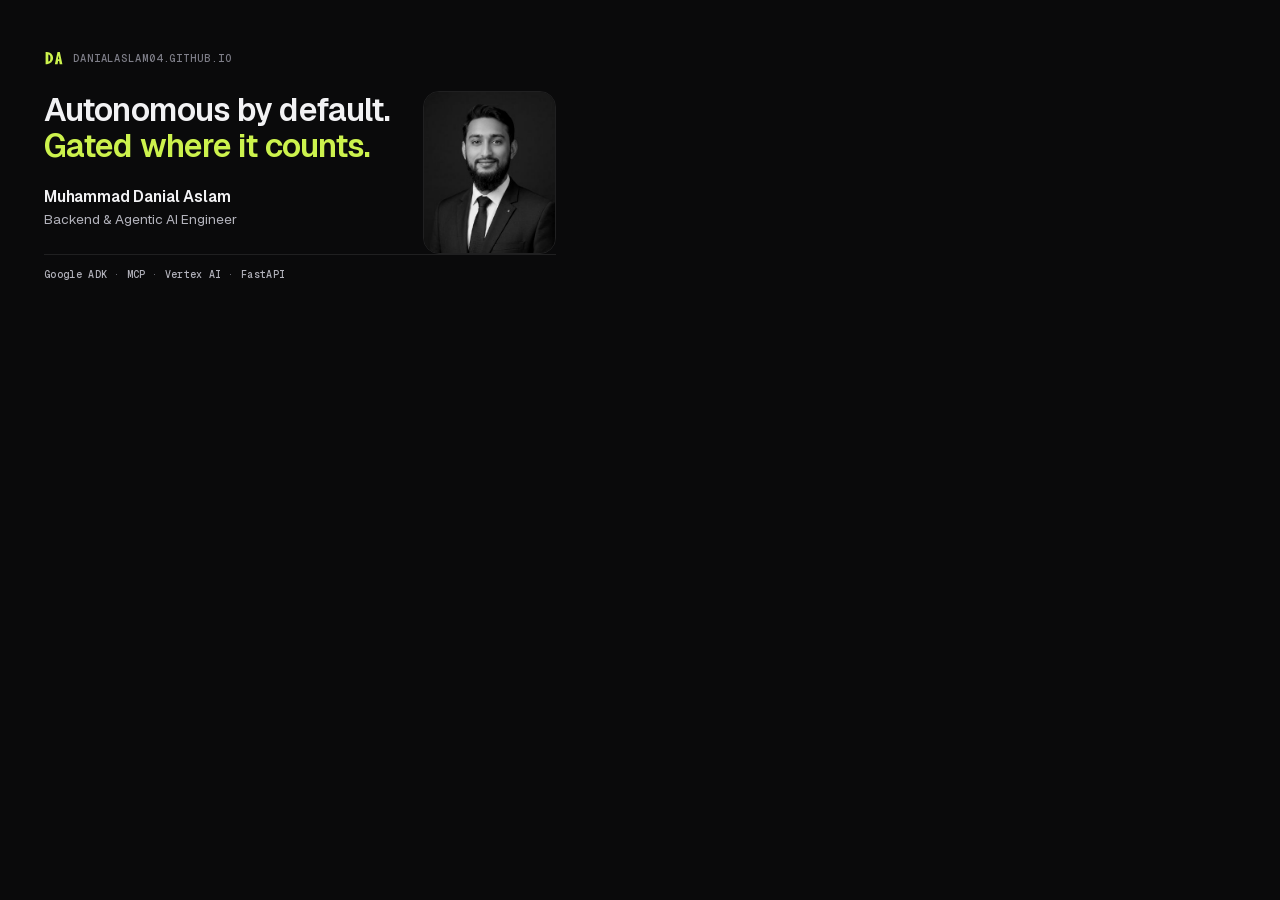
<file: assets/og-card.html>
<!doctype html>
<!--
  Source for assets/og-image.png — the Open Graph / Twitter social card.

  This is a documented source file, not a build step. The site itself ships as
  plain HTML, CSS and JS with nothing to compile; this page exists so the card
  can be regenerated by anyone with any headless browser, without guessing at
  the type sizes or re-deriving the colours.

  To regenerate after editing (Playwright shown; any headless browser works):

    const b   = await chromium.launch();
    const ctx = await b.newContext({
      viewport: { width: 600, height: 315 },
      deviceScaleFactor: 2,            // -> a 1200x630 file with crisp type
    });
    const p = await ctx.newPage();
    await p.goto('http://localhost:PORT/assets/og-card.html');
    await p.screenshot({ path: 'assets/og-image.png' });
    await b.close();

  Render at 600x315 with deviceScaleFactor 2 rather than at 1200x630 directly:
  both produce 1200x630, but the scaled route renders type at 2x and downsamples,
  which is visibly sharper.

  Render over http rather than file://, or the @font-face below silently falls
  back to a system sans and the photo may not load at all. Everything about the
  layout below is tuned to Geist's metrics; a fallback face changes the line
  widths and the two-column split stops fitting.

  Keep the output as PNG, and write it at the SAME path. Platforms cache the
  card by URL: an in-place update reaches every link already shared, while a
  rename leaves those links with nothing. That is why this is still a .png
  even though the card contains a photograph.

  Budget: 128 KB, re-derived 2026-10-04. A photograph does not compress in long
  runs the way flat colour does, and the honest cost of a face large enough to
  read as a person rather than a token is most of that. Re-check the figure
  after any change that alters what KIND of content is on the card, not merely
  its type sizes.

  This card lands at 103.0 KB (105,452 bytes). Desaturating the portrait is
  worth ~22 KB of that, measured on 2026-10-07 by rendering the identical card
  with the grayscale filter removed: 129,565 bytes in colour against 106,583
  for the same card desaturated. The colour version only fits the budget at all
  by about 2 KB, so the desaturation is buying headroom as well as matching the
  site.

  The encode: colorType 2, deflateLevel 9, deflateStrategy 0. The screenshot
  comes back RGBA and the card is fully opaque, so dropping the alpha channel
  is lossless — verified per-pixel at encode time rather than assumed.

  Strategy is measured, and the right answer MOVED when the card changed. On
  an older card (colour face, navy ground) strategy 1 won by 1,009 bytes; on
  this one strategy 0 wins by 834. Strategy 3 costs 27 KB and strategy 2 is
  catastrophic (382.0 KB). The difference between 0 and 1 is under 1% either
  way, so the point is not the saving — it is that a strategy copied forward
  from a previous card is an assumption, not a measurement. Re-run all four:
  this was re-run on 2026-10-08 for the Spring Boot -> FastAPI change and 0
  held, which is a result, not a reason to stop checking.

  Colours are the site's tokens from styles.css — black ground, one lime
  accent. If those change, change them here too: nothing links the two
  automatically, and this file being out of step with the site is exactly the
  bug this revision fixed. The previous card was still the navy/blue build
  months after the site stopped being navy, so every link ever shared previewed
  a design that no longer existed.
-->
<html lang="en">
<head>
<meta charset="utf-8"/>
<title>OG card source — Muhammad Danial Aslam</title>
<!-- Served publicly as a side-effect of living in assets/. It is a source
     file, not a page, so keep it out of search results. -->
<meta name="robots" content="noindex, nofollow"/>
<style>
  /* The site's tokens, verbatim from styles.css. */
  :root {
    --bg:    #0A0A0B;
    --fg:    #F2F2F4;
    --fg-2:  #B3B3BC;
    --fg-3:  #7E7E88;
    --acc:   #CCF24D;
    --line:  rgba(255,255,255,.09);
  }
  @font-face{font-family:'Geist';font-style:normal;font-weight:100 900;
    src:url('geist-latin.woff2') format('woff2');font-display:block}
  @font-face{font-family:'Geist Mono';font-style:normal;font-weight:100 900;
    src:url('geist-mono-latin.woff2') format('woff2');font-display:block}

  * { box-sizing: border-box; margin: 0; padding: 0; }
  html, body { width: 600px; height: 315px; }

  body {
    background: var(--bg);
    color: var(--fg);
    font-family: 'Geist', -apple-system, "Helvetica Neue", Arial, sans-serif;
    -webkit-font-smoothing: antialiased;
    position: relative;
    overflow: hidden;
  }

  /* ------------------------------------------------ the portrait panel
     A full-bleed right column rather than a circle dropped into a corner.
     The site's portrait is a rounded rectangle under a radial mask, never a
     circle, and it sits at the edge of its column — this is the same move at
     card scale. The left edge fades into the ground so the photograph reads
     as part of the card instead of pasted onto it.

     Sized, not styled: 133x163 here is 266x326 device px at deviceScaleFactor
     2, against a 400x400 source — inside native. The first draft of this card
     ran the portrait full-bleed down the right edge, which looked better and
     was wrong: 196x315 is 392x630 device px, a 1.58x upscale of a 400px file.
     The budget rule above is the reason this box is bounded.

     Its top and bottom are not free either: top aligns with the headline's
     first line, bottom with the footer rule, so the photograph measures the
     same block the type does. Change the type sizes and these two numbers
     have to move with them.

     Desaturated to match the site's resting state: on a pointer device the
     portrait there is grayscale until hovered, which is how most people see
     it. It is also the more sober of the two, which is the point of the card. */
  .portrait {
    position: absolute;
    right: 44px; top: 91px;
    width: 133px; height: 163px;
    border-radius: 16px;
    overflow: hidden;
    border: 1px solid var(--line);
  }
  .portrait img {
    width: 100%; height: 100%;
    object-fit: cover;
    object-position: 50% 22%;
    display: block;
    filter: grayscale(1) brightness(.95) contrast(1.06);
  }

  /* ------------------------------------------------ the text column
     Width is set against the portrait panel, not guessed: 600 - 196 panel
     - 44 left gutter leaves 360, and the headline is sized to sit inside it.
     Measured, not assumed — see the regeneration notes. */
  .col {
    position: absolute;
    left: 44px; top: 48px;
    width: 353px;
  }

  /* eyebrow: the DA mark plus the domain, in mono like every label on the
     site. The mark is the favicon's artwork, same paths, so the tab icon and
     the share card are visibly one thing. The tile is dropped here: the card's
     ground is already the tile's colour, so it would be invisible, and the
     letters alone carry the mark. */
  .eyebrow { display: flex; align-items: center; gap: 9px; }
  .eyebrow svg { display: block; flex: none; }
  .eyebrow span {
    font-family: 'Geist Mono', ui-monospace, monospace;
    font-size: 10.5px;
    font-weight: 500;
    letter-spacing: .085em;
    text-transform: uppercase;
    color: var(--fg-3);
  }

  /* The headline is the site's h1, not the name: the platform already prints
     the name above the image from og:title, so repeating it at the largest
     size on the card spends the card's one loud voice on a duplicate. */
  h1 {
    margin-top: 24px;
    font-size: 32px;
    line-height: 1.12;
    font-weight: 600;
    letter-spacing: -.028em;
    color: var(--fg);
  }
  h1 em { font-style: normal; color: var(--acc); }

  .byline { margin-top: 22px; }
  .byline .name {
    font-size: 15.5px;
    font-weight: 600;
    letter-spacing: -.011em;
    color: var(--fg);
  }
  .byline .role {
    margin-top: 3px;
    font-size: 13.5px;
    font-weight: 400;
    color: var(--fg-2);
  }

  /* ------------------------------------------------ the footer rule
     Runs from the gutter to the portrait's right edge and sits exactly on the
     portrait's bottom border, in the same colour — so the two read as one
     continuous hairline rather than a stub that stops in open space. That
     alignment is why .portrait's height is what it is; the two numbers are
     the same number and have to move together. */
  .foot {
    position: absolute;
    left: 44px; bottom: 34px;
    width: 512px;
    padding-top: 13px;
    border-top: 1px solid var(--line);
    font-family: 'Geist Mono', ui-monospace, monospace;
    font-size: 10px;
    letter-spacing: .035em;
    color: var(--fg-3);
    white-space: nowrap;
  }
  .foot b { color: var(--fg-2); font-weight: 500; }

</style>
</head>
<body>
  <div class="portrait"><img src="danial-aslam.jpg" alt=""/></div>

  <div class="col">
    <div class="eyebrow">
      <!-- the favicon's artwork, same paths, scaled to 19px -->
      <svg viewBox="0 0 64 64" width="20" height="20" aria-hidden="true">
        <g fill="#CCF24D" fill-rule="evenodd"
           transform="translate(32,32.63) scale(1.12) translate(-32,-32)">
          <path d="M8 14 L12 14 A17.5 17.5 0 0 1 12 49 L8 49 Z
                   M15.8 21.5 A5.9 10 0 0 1 15.8 41.5 L15.8 21.5 Z"/>
          <path d="M34.5 49 L41.9 14 L48.6 14 L56 49 L48.3 49 L46.6 40 L43.9 40 L42.2 49 Z
                   M45.25 24 L47.2 35 L43.3 35 Z"/>
        </g>
      </svg>
      <span>danialaslam04.github.io</span>
    </div>

    <h1>Autonomous by default.<br/><em>Gated where it counts.</em></h1>

    <div class="byline">
      <div class="name">Muhammad Danial Aslam</div>
      <div class="role">Backend &amp; Agentic AI Engineer</div>
    </div>
  </div>

  <div class="foot">
    <b>Google ADK</b> · <b>MCP</b> · <b>Vertex AI</b> · <b>FastAPI</b>
  </div>
</body>
</html>
</file>
<file: styles.css>
@charset "utf-8";
/* Portfolio C, converted to a static page.
   Every declaration below the "generated" banner is lifted verbatim from the
   artifact's inline styles, so desktop rendering is pixel-identical. The
   responsive block at the end is the only new design work, and exists because
   the artifact was authored against a fixed 1440 canvas with no media query. */

@font-face{font-family:Geist;src:url(assets/geist-latin.woff2) format("woff2");
  font-weight:100 900;font-style:normal;font-display:swap;
  unicode-range:U+0-FF,U+131,U+152-153,U+2BB-2BC,U+2C6,U+2DA,U+2DC,U+2010,U+2013-2014,U+2018-201A,U+201C-201E,U+2020-2022,U+2026,U+2030,U+2039-203A,U+2044,U+2074,U+20AC,U+2122,U+2191,U+2193,U+2212,U+2215,U+FEFF,U+FFFD}
@font-face{font-family:"Geist Mono";src:url(assets/geist-mono-latin.woff2) format("woff2");
  font-weight:100 900;font-style:normal;font-display:swap;
  unicode-range:U+0-FF,U+131,U+152-153,U+2BB-2BC,U+2C6,U+2DA,U+2DC,U+2010,U+2013-2014,U+2018-201A,U+201C-201E,U+2020-2022,U+2026,U+2030,U+2039-203A,U+2044,U+2074,U+20AC,U+2122,U+2191,U+2193,U+2212,U+2215,U+FEFF,U+FFFD}

/* ---------------------------------------------- the two palettes
   The generated CSS hardcoded 27 colour literals across 89 rules and had no
   variables, so a second theme had no seam to attach to. Those literals are
   now tokens, substituted mechanically one literal to one token — which means
   the dark values below are the originals and dark rendering is unchanged.
   That was verified by pixel-diffing full-page captures at 1440, 760 and 390
   before and after the substitution: zero differing pixels.

   Two accent tokens, not one, because lime is a light-on-dark colour. --acc
   is the brand fill — a pill or a chip, with dark text on top, and it stays
   #CCF24D in both themes because that is the brand. --acc-ink is lime used
   AS ink: headline emphasis, eyebrows, borders, the focus ring. On white that
   measures about 1.4:1 and is unreadable, so in light it becomes a dark green
   of the same hue. In dark the two are the same colour, so nothing moves.

   Dark is the default and prefers-color-scheme is deliberately NOT consulted.
   Most phones and a good share of laptops are set to light, so honouring the
   system would show the majority of first-time visitors a theme that is the
   secondary one — this portfolio's identity is the dark build. The choice is
   one press away and persists, which is the part that actually matters to
   someone who needs light. Honouring the system instead is one line in
   script.js if that trade ever looks wrong. */

:root{
  color-scheme:dark;
  --bg:rgb(10,10,11);          /* page */
  --surface:rgb(14,14,16);     /* cards, the header pill */
  --grid:rgb(17,17,19);        /* the hero's background grid */
  --line:rgb(31,31,35);        /* the workhorse border */
  --line-2:rgb(38,38,43);
  --line-3:rgb(42,42,48);
  --line-4:rgb(52,52,58);
  --line-5:rgb(58,58,66);
  --ink:rgb(245,245,247);      /* headings */
  --ink-2:rgb(236,236,239);
  --ink-3:rgb(232,232,238);
  --dim:rgb(179,179,188);      /* body copy */
  --dim-2:rgb(138,138,147);    /* captions, the smallest type */
  --acc:rgb(198,241,53);       /* brand fill */
  --acc-ink:rgb(198,241,53);   /* brand as ink */
  --on-acc:rgb(10,10,11);      /* text sitting on --acc */
  --warn:rgb(245,181,68);
  --warn-line:rgb(58,51,32);
  --hover:rgba(255,255,255,.055);
  --shadow:rgba(0,0,0,.92);
}

*{box-sizing:border-box}
html{-webkit-text-size-adjust:100%}
body{margin:0;background:var(--bg);color:var(--dim);
  font-family:Geist,system-ui,sans-serif;font-size:17px;line-height:1.65;
  -webkit-font-smoothing:antialiased;overflow-x:hidden}
img{max-width:100%;height:auto;display:block}
a{color:inherit;text-decoration:none}
/* The artifact carried its own reset, which this conversion dropped along with
   the runtime stylesheet. Without this every link renders underlined, which the
   original did not. Underline returns on hover, which the original lacked and
   which costs nothing: it tells a reader the word is a link. */
a:hover{text-decoration:underline;text-underline-offset:3px}
nav a:hover,a[class]:hover{text-decoration:none}
button{font:inherit;cursor:pointer}
:focus-visible{outline:2px solid var(--acc-ink);outline-offset:3px;border-radius:4px}

.skip-link{position:absolute;left:-9999px;top:0;z-index:100;background:var(--acc);color:var(--on-acc);
  padding:12px 18px;border-radius:0 0 8px 0;font-weight:600;text-decoration:none}
.skip-link:focus{left:0}

@media(prefers-reduced-motion:reduce){
  *,*::before,*::after{animation-duration:.01ms !important;transition-duration:.01ms !important;
    scroll-behavior:auto !important}
}

/* ---------------------------------------------- generated from inline styles */
.s0{background: var(--bg);color: var(--dim);font-family: Geist, system-ui, sans-serif;font-size: 17px;line-height: 1.65;min-height: 100vh}
.s1{position: sticky;top: 0px;z-index: 20;background: var(--bg)}
.s2{max-width: 1200px;margin: 0px auto;padding: 16px 24px;box-sizing: border-box}
.s3{display: flex;flex-wrap: wrap;align-items: center;justify-content: space-between;gap: 4px 24px;padding: 6px 6px 6px 22px;border: 1px solid var(--line);border-radius: 28px;background: var(--surface)}
.s4{display: inline-flex;align-items: center;gap: 10px;min-height: 44px;font-weight: 600;font-size: 15px;letter-spacing: -0.01em}
.s5{width: 8px;height: 8px;border-radius: 50%;background: var(--acc);display: inline-block}
.s6{display: flex;flex-wrap: wrap;align-items: center;gap: 0px 4px;font-size: 14px}
.s7{display: inline-flex;align-items: center;min-height: 44px;padding: 0px 14px}
.s8{display: inline-flex;align-items: center;min-height: 44px;padding: 0px 22px;margin-left: 4px;border-radius: 999px;background: var(--acc);color: var(--on-acc);font-weight: 500;box-sizing: border-box}
.s9{background-image: linear-gradient(var(--grid) 1px, transparent 1px), linear-gradient(90deg, var(--grid) 1px, transparent 1px);background-size: 64px 64px}
.s10{max-width: 1200px;margin: 0px auto;padding: 88px 24px 40px;box-sizing: border-box}
.s11{min-width: 0px}
.s12{display: inline-flex;align-items: center;gap: 10px;padding: 8px 16px;border-radius: 999px;border: 1px solid var(--line-2);background: var(--surface);font-family: "Geist Mono", monospace;font-size: 12px;letter-spacing: 0.02em;color: var(--ink-2)}
.s13{width: 6px;height: 6px;border-radius: 50%;background: var(--acc);display: inline-block}
.s14{margin: 28px 0px 0px;font-weight: 600;font-size: clamp(46px, 8vw, 108px);line-height: 1;letter-spacing: -0.05em;color: var(--ink)}
.s15{color: var(--acc-ink)}
.s16{display: flex;flex-wrap: wrap;align-items: flex-start;gap: 40px 56px;margin-top: 56px}
.s17{flex: 0 0 220px;max-width: 100%}
.s18{display: block;width: 220px;max-width: 100%;aspect-ratio: 4 / 5;object-fit: cover;object-position: center top;border-radius: 24px;border: 1px solid var(--line);box-sizing: border-box}
.s19{margin-top: 14px;font-family: "Geist Mono", monospace;font-size: 12px;line-height: 1.6;color: var(--dim-2)}
.s20{flex: 1 1 420px;min-width: 0px}
.s21{margin: 0px;max-width: 600px;font-size: 20px;line-height: 1.6;color: var(--dim)}
.s22{display: flex;flex-wrap: wrap;gap: 12px;margin-top: 36px}
.s23{display: inline-flex;align-items: center;min-height: 48px;padding: 0px 28px;border-radius: 999px;background: var(--acc);color: var(--on-acc);font-weight: 500;box-sizing: border-box}
.s24{display: inline-flex;align-items: center;min-height: 48px;padding: 0px 28px;border-radius: 999px;border: 1px solid var(--line-3);color: var(--ink-2);box-sizing: border-box}
.s25{display: flex;flex-wrap: wrap;gap: 1px;margin-top: 72px;border: 1px solid var(--line);border-radius: 20px;background: var(--line);overflow: hidden}
.s26{flex: 1 1 240px;min-width: 0px;background: var(--surface);padding: 28px 32px;box-sizing: border-box}
.s27{font-weight: 600;font-size: 44px;line-height: 1;letter-spacing: -0.04em;color: var(--ink)}
.s28{margin-top: 10px;font-size: 14px;color: var(--dim-2)}
.s29{max-width: 1200px;margin: 0px auto;padding: 120px 24px 0px;box-sizing: border-box}
.s30{font-family: "Geist Mono", monospace;font-size: 13px;color: var(--acc-ink)}
.s31{margin: 16px 0px 0px;font-weight: 600;font-size: clamp(30px, 4vw, 52px);line-height: 1.08;letter-spacing: -0.035em;color: var(--ink);max-width: 800px}
.s32{margin: 16px 0px 0px;max-width: 640px;font-size: 16px;color: var(--dim-2)}
.s33{display: flex;flex-wrap: wrap;gap: 16px;margin-top: 48px}
.s34{flex: 3 1 480px;min-width: 0px;border: 1px solid var(--line);border-radius: 24px;background: var(--surface);padding: 36px;box-sizing: border-box;display: flex;flex-direction: column;gap: 16px}
.s35{font-family: "Geist Mono", monospace;font-size: 12px;color: var(--acc-ink)}
.s36{margin: 0px;font-weight: 600;font-size: 30px;line-height: 1.15;letter-spacing: -0.03em;color: var(--ink)}
.s37{margin: 0px;font-size: 16px}
.s38{display: flex;flex-wrap: wrap;gap: 8px;margin-top: auto;padding-top: 12px;font-family: "Geist Mono", monospace;font-size: 12px}
.s39{padding: 4px 12px;border-radius: 999px;border: 1px solid var(--line-2);color: var(--dim)}
.s40{flex: 2 1 320px;min-width: 0px;border: 1px solid var(--line);border-radius: 24px;background: var(--surface);padding: 36px;box-sizing: border-box;display: flex;flex-direction: column;gap: 16px}
.s41{margin: 0px;font-weight: 600;font-size: 26px;line-height: 1.15;letter-spacing: -0.03em;color: var(--ink)}
.s42{flex: 3 1 480px;min-width: 0px;border: 1px solid var(--line);border-radius: 24px;background: var(--surface);padding: 36px;box-sizing: border-box;display: flex;flex-wrap: wrap;align-items: center;justify-content: space-between;gap: 20px 32px}
.s43{flex: 1 1 280px;min-width: 0px}
.s44{font-family: "Geist Mono", monospace;font-size: 12px;color: var(--dim-2)}
.s45{margin: 12px 0px 0px;font-weight: 600;font-size: 22px;line-height: 1.2;letter-spacing: -0.02em;color: var(--ink)}
.s46{margin: 10px 0px 0px;font-size: 15px}
.s47{font-weight: 600;font-size: 56px;line-height: 1;letter-spacing: -0.04em;color: var(--acc-ink)}
.s48{margin: 16px 0px 0px;font-weight: 600;font-size: clamp(30px, 4vw, 52px);line-height: 1.08;letter-spacing: -0.035em;color: var(--ink);max-width: 880px}
.s49{display: flex;flex-wrap: wrap;gap: 16px;margin-top: 56px}
.s50{flex: 1 1 300px;min-width: 0px;border: 1px solid var(--line);border-radius: 20px;background: var(--surface);padding: 28px;box-sizing: border-box}
.s51{margin-top: 20px;font-weight: 600;font-size: 22px;line-height: 1.2;letter-spacing: -0.02em;color: var(--ink)}
.s52{margin-top: 10px;font-size: 15px;line-height: 1.6}
.s53{flex: 1 1 300px;min-width: 0px;border: 1px solid var(--warn-line);border-radius: 20px;background: var(--surface);padding: 28px;box-sizing: border-box}
.s54{font-family: "Geist Mono", monospace;font-size: 12px;color: var(--warn)}
.s55{margin-top: 16px;border: 1px solid var(--line);border-radius: 24px;background: var(--surface);padding: 32px;box-sizing: border-box;display: flex;flex-wrap: wrap;gap: 40px 56px}
.s56{flex: 1 1 340px;min-width: 0px}
.s57{display: flex;flex-wrap: wrap;justify-content: space-between;gap: 6px;font-family: "Geist Mono", monospace;font-size: 12px;color: var(--dim-2)}
.s58{display: flex;flex-wrap: wrap;gap: 8px;margin-top: 14px;font-family: "Geist Mono", monospace;font-size: 13px}
.s59{padding: 5px 12px;border-radius: 8px;border: 1px solid var(--acc-ink);color: var(--ink-2)}
.s60{padding: 5px 12px;border-radius: 8px;border: 1px dashed var(--line-4);color: var(--dim-2)}
.s61{margin-top: 12px;font-size: 14px;color: var(--dim-2)}
.s62{margin-top: 32px;font-family: "Geist Mono", monospace;font-size: 12px;color: var(--dim-2)}
.s63{display: flex;flex-wrap: wrap;gap: 12px;margin-top: 12px}
.s64{min-height: 44px;padding: 0px 22px;border-radius: 999px;border: 1px solid var(--line-3);background: transparent;color: var(--ink-2);font-family: inherit;font-size: 15px;cursor: pointer}
.s65{margin-top: 14px;padding: 20px 22px;border-radius: 16px;background: var(--bg);border: 1px solid var(--line);font-family: "Geist Mono", monospace;font-size: 14px;line-height: 1.6;color: var(--dim-2);min-height: 84px;box-sizing: border-box}
.s66{margin: 16px 0px 0px;font-weight: 600;font-size: clamp(30px, 4vw, 52px);line-height: 1.08;letter-spacing: -0.035em;color: var(--ink)}
.s67{display: flex;flex-wrap: wrap;gap: 20px 48px;margin-top: 48px;padding-top: 32px;border-top: 1px solid var(--line-2)}
.s68{flex: 1 1 220px;min-width: 0px}
.s69{margin-top: 6px;font-size: 14px;color: var(--dim-2)}
.s70{flex: 3 1 480px;min-width: 0px}
.s71{margin: 0px;font-weight: 600;font-size: 24px;letter-spacing: -0.025em;color: var(--ink)}
.s72{margin-top: 4px;color: var(--dim-2)}
.s73{margin: 20px 0px 0px;padding: 0px 0px 0px 20px;display: flex;flex-direction: column;gap: 12px;font-size: 16px}
.s74{display: flex;flex-wrap: wrap;gap: 20px 48px;margin-top: 40px;padding-top: 32px;border-top: 1px solid var(--line)}
.s75{font-family: "Geist Mono", monospace;font-size: 13px;color: var(--dim-2)}
.s76{margin-top: 48px;border: 1px solid var(--line);border-radius: 24px;background: var(--surface);padding: 8px 32px;box-sizing: border-box}
.s77{display: flex;flex-wrap: wrap;gap: 4px 32px;padding: 20px 0px;border-bottom: 1px solid var(--line)}
.s78{flex: 1 1 180px;font-family: "Geist Mono", monospace;font-size: 13px;color: var(--dim-2)}
.s79{flex: 4 1 360px;color: var(--ink-2)}
.s80{display: flex;flex-wrap: wrap;gap: 4px 32px;padding: 20px 0px}
.s81{display: flex;flex-wrap: wrap;gap: 48px}
.s82{margin: 20px 0px 0px;font-weight: 600;font-size: 24px;letter-spacing: -0.025em;color: var(--ink)}
.s83{margin-top: 4px}
.s84{margin-top: 24px;color: var(--ink-2)}
.s85{margin-top: 2px;font-size: 14px;color: var(--dim-2)}
.s86{margin: 20px 0px 0px;font-size: 16px;color: var(--ink-2)}
.s87{display: flex;flex-wrap: wrap;gap: 0px 48px;margin-top: 48px}
.s88{flex: 1 1 280px;min-width: 0px;padding: 28px 0px;border-top: 1px solid var(--line-2)}
.s89{margin: 0px;font-weight: 600;font-size: 20px;letter-spacing: -0.02em;color: var(--ink)}
.s90{margin: 12px 0px 0px;font-size: 16px}
.s91{max-width: 1200px;margin: 0px auto;padding: 120px 24px 40px;box-sizing: border-box}
.s92{border: 1px solid var(--line);border-radius: 32px;background: var(--surface);padding: 64px 40px;box-sizing: border-box}
.s93{margin: 20px 0px 0px;font-weight: 600;font-size: clamp(36px, 5.6vw, 72px);line-height: 1.04;letter-spacing: -0.045em;color: var(--ink);max-width: 880px}
.s94{margin: 24px 0px 0px;max-width: 600px;font-size: 18px}
.s95{display: inline-flex;align-items: center;min-height: 52px;padding: 0px 32px;border-radius: 999px;background: var(--acc);color: var(--on-acc);font-weight: 500;box-sizing: border-box}
.s96{display: inline-flex;align-items: center;min-height: 52px;padding: 0px 28px;border-radius: 999px;border: 1px solid var(--line-3);color: var(--ink-2);box-sizing: border-box}
.s97{display: flex;flex-wrap: wrap;justify-content: space-between;gap: 12px;margin-top: 32px;padding: 0px 8px;font-size: 14px;color: var(--dim-2)}
.s98{color: var(--dim-2)}
/* ---------------------------------------------- the policy gate
   React drew the approve/reject controls on demand. On a static page they live
   in the markup and are revealed, so the interaction survives the conversion. */
#gate-controls{display:flex;flex-wrap:wrap;gap:8px;margin-top:14px}
#gate-controls[hidden]{display:none}
.gate-act{padding:8px 18px;min-height:40px;border-radius:999px;border:1px solid var(--acc-ink);
  background:var(--acc);color:var(--on-acc);font-size:14px;font-weight:600;
  transition:filter .18s ease,background-color .18s ease}
.gate-act:hover{filter:brightness(1.08)}
.gate-no{background:transparent;color:var(--dim);border-color:var(--line)}
.gate-no:hover{border-color:var(--line-5);color:var(--ink-3);filter:none}

/* ---------------------------------------------- responsive
   The artifact already clamps its display type and lays out with
   flex-basis + wrap, so it reflows without overflowing. What it never did
   was adapt the fixed sub-heading sizes or tighten its 24px gutters, and
   the tool chips could not shrink. Only those are touched here; every
   generated rule above is untouched, so 1440 renders identically. */

@media(max-width:760px){
  .s36{font-size:25px !important}
  .s41{font-size:22px !important}
  .s71,.s82{font-size:21px !important}
  .s45{font-size:20px !important}
  .s47{font-size:44px !important}
  .s27{font-size:38px !important}
}

@media(max-width:420px){
  .s2{padding-left:16px !important;padding-right:16px !important}
  .s10,.s29,.s91{padding-left:16px !important;padding-right:16px !important}
  .s36{font-size:23px !important}
  .s47{font-size:38px !important}
}

/* long unbroken strings (emails, tool names like write:billing) must not
   push the layout wider than the screen */
body{overflow-wrap:break-word}

/* every interactive target stays reachable with a thumb */
a[href],button{min-height:44px;display:inline-flex;align-items:center}
li a[href]{min-height:0;display:inline}

/* The contact email is a pill with fixed 32px side padding. Its text is 23
   characters, so below ~420px the pill is wider than the column that holds it
   and pushed the page into horizontal scroll at 320. Let it shrink and wrap. */
.s95{max-width:100%}
@media(max-width:480px){
  .s95{padding:12px 18px !important;min-height:0 !important;font-size:15px !important;
    white-space:normal !important;justify-content:center;text-align:center;
    overflow-wrap:anywhere}
}

/* ---------------------------------------------- the portrait
   Measured: the photo's studio backdrop averages rgb(29,29,29) against a page
   at rgb(10,10,11) and cards at rgb(14,14,16) — roughly three times lighter
   than the page and lighter than any other surface on it. Framed with a hard
   border it read as a pasted grey panel rather than part of the page.

   Fixed by dissolving the edges into the background instead of drawing a line
   around them, so the backdrop falls away and only he remains. The mask is
   centred at 32% height because his face sits in the upper third; the fade
   must not reach it. Browsers without mask-image simply get the framed
   version, which is what shipped before, so this degrades to the old look
   rather than to a broken one. */
.s18{
  border:0;
  filter:brightness(.92) contrast(1.04);
  -webkit-mask-image:radial-gradient(118% 100% at 50% 32%, #000 52%, rgba(0,0,0,.72) 76%, rgba(0,0,0,0) 100%);
          mask-image:radial-gradient(118% 100% at 50% 32%, #000 52%, rgba(0,0,0,.72) 76%, rgba(0,0,0,0) 100%);
}
@supports not (mask-image: radial-gradient(#000, transparent)) {
  .s18{border:1px solid var(--line);filter:none}
}

/* ---------------------------------------------- portrait: colour on hover
   Carried over from the preview build. Grayscale at rest, full colour on
   hover, with the brightness and contrast trim that was already there kept
   on both states so the blend into the page does not shift.

   Gated on (hover: hover) deliberately. A touch device can never trigger
   hover, so without this the photo would simply be permanently grayscale on
   every phone — a regression dressed as an effect. Phones get the colour
   version at rest instead. */
@media (hover: hover) and (pointer: fine) {
  .s18{
    filter:grayscale(1) brightness(.92) contrast(1.04);
    transition:filter .5s cubic-bezier(.22,1,.36,1);
  }
  .s18:hover{filter:grayscale(0) brightness(1) contrast(1.02)}
}
@media (hover: hover) and (pointer: fine) and (prefers-reduced-motion: reduce) {
  .s18{transition:none}
}

/* ---------------------------------------------- mobile header: one row
   Measured on this markup, not guessed: the header pill only fits on a
   single row at 680px and up. From 560 to 679 the name and the nav split
   onto two rows (138px of sticky bar); at 480 and below the nav wraps as
   well and the bar reaches 182px — 22% of a 390x844 phone viewport spent on
   navigation before any content appears.

   So below 680 the links move into a panel and a button opens it. Three
   decisions worth keeping:

   The panel is absolutely positioned *under* the pill rather than growing
   inside it, so the sticky bar is the same height open or closed and the
   page never jumps under the thumb. script.js offsets anchor jumps by
   measuring whatever is sticky at the top; an absolute panel leaves that
   measurement correct, where a growing header would have made it wrong at
   exactly the moment it is read.

   visibility carries the closed state — not display:none, which cannot
   animate, and not the hidden attribute, which the CSS could not then
   override per breakpoint. visibility:hidden still removes the links from
   the tab order and the accessibility tree, so a closed menu is closed to a
   keyboard and a screen reader too, not merely invisible.

   Every rule is gated on .s1[data-nav], which only script.js ever sets. If
   the script fails to load the header keeps its current wrapped layout:
   tall, but with every link reachable. The failure mode is the old look,
   not a page with no navigation. */

.navq{display:none}

@media(max-width:679px){
  .s1[data-nav] .s3{position:relative;flex-wrap:nowrap;gap:0;padding:6px 6px 6px 18px}

  .s1[data-nav] .navq{
    display:inline-flex;align-items:center;justify-content:center;
    flex:0 0 auto;width:44px;height:44px;min-height:44px;
    margin:0;padding:0;border:0;border-radius:999px;
    background:transparent;color:var(--ink-3);cursor:pointer;
    -webkit-appearance:none;appearance:none;-webkit-tap-highlight-color:transparent;
  }
  .s1[data-nav] .navq:active{background:var(--hover)}
  .s1[data-nav="open"] .navq{color:var(--acc-ink)}

  /* Three bars, after trying two.

     Two equal rules 8-10px apart rendered and read as an equals sign, not as
     a menu — the pair groups, but it groups into the wrong symbol. Rendered
     at 4x to check, it was still "=". Unequal bar lengths would fix the
     closed state and ruin the open one, because the X comes out lopsided.

     So: three bars, and the middle one leaves on open. The span is the
     middle bar and ::before/::after are the outer two, offset 6px from the
     span's own box — which puts 4.25px of air above and below it and centres
     the whole 13.75px icon on the span, so the X that the outer two collapse
     into is centred too, with no magic numbers to keep in sync.

     1.75px, not 1.5px: a hairline on a near-black ground loses too much to
     antialiasing at 1x, where a phone at 2x or 3x would have hidden it. */
  .navq-i{
    position:relative;display:block;
    width:17px;height:1.75px;border-radius:2px;background:currentColor;
    transition:background-color .16s ease;
  }
  .navq-i::before,.navq-i::after{
    content:'';position:absolute;left:0;display:block;
    width:17px;height:1.75px;border-radius:2px;background:currentColor;
    transition:top .26s cubic-bezier(.22,1,.36,1),
               transform .26s cubic-bezier(.22,1,.36,1);
  }
  .navq-i::before{top:-6px}
  .navq-i::after{top:6px}
  /* The middle bar leaves by losing its background, NOT by opacity and not
     by a transform. Both of those would have taken the outer two with it:
     ::before and ::after render inside their originating element's opacity
     group and inherit its transform, so the first attempt faded the whole
     icon and the open state rendered as nothing at all. Background is the
     one property here that belongs to the span alone — the outer bars paint
     from currentColor, which is a colour, not a background. */
  .s1[data-nav="open"] .navq-i{background:transparent}
  .s1[data-nav="open"] .navq-i::before{top:0;transform:rotate(45deg)}
  .s1[data-nav="open"] .navq-i::after{top:0;transform:rotate(-45deg)}

  .s1[data-nav] .s6{
    position:absolute;top:calc(100% + 8px);left:0;right:0;z-index:30;
    display:block;box-sizing:border-box;padding:8px;
    border:1px solid var(--line);border-radius:22px;
    background:var(--surface);
    box-shadow:0 20px 48px -16px var(--shadow);
    font-size:16px;
    visibility:hidden;opacity:0;transform:translateY(-8px) scale(.985);
    transform-origin:100% 0;
    transition:opacity .2s ease,
               transform .26s cubic-bezier(.22,1,.36,1),
               visibility .26s;
  }
  .s1[data-nav="open"] .s6{visibility:visible;opacity:1;transform:none}

  .s1[data-nav] .s6 .s7{
    display:flex;align-items:center;width:100%;box-sizing:border-box;
    min-height:52px;padding:0 16px;border-radius:13px;
    color:var(--ink-3);letter-spacing:-0.01em;
  }
  .s1[data-nav] .s6 .s7:active{background:var(--hover)}
  .s1[data-nav] .s6 .s8{
    display:flex;align-items:center;justify-content:center;
    width:100%;box-sizing:border-box;min-height:52px;
    margin:8px 0 0;padding:0 22px;
  }
}

@media(max-width:679px) and (prefers-reduced-motion:reduce){
  .s1[data-nav] .s6,
  .navq-i,.navq-i::before,.navq-i::after{transition:none}
}

/* ---------------------------------------------- light
   Only the tokens change. No layout, no type, no spacing — if a light-mode
   rule here touches anything but colour, it is a bug.

   --acc stays #CCF24D: it is only ever a fill with --on-acc text on top, and
   #0A0A0B on #CCF24D measures 15.4:1, which is the same in both themes.
   --acc-ink is #4F6B00, measured at 5.85:1 on the page and 6.11:1 on a card.
   Lime itself was 1.23:1 as ink on this ground — not a near miss, unreadable.
   #4F6B00 holds roughly the same hue, so the accent still reads as the same
   colour family rather than as a different brand.

   Every value below was computed against its own ground, not assumed:
   --dim 7.62:1, --dim-2 5.12:1, --ink 18.94:1, --warn 6.06:1. */

:root[data-theme="light"]{
  color-scheme:light;
  --bg:#FAFAF8;
  --surface:#FFFFFF;
  --grid:#F3F3EF;   /* 7 units off the page, matching the dark grid's separation */
  --line:#E3E3DC;
  --line-2:#D9D9D2;
  --line-3:#CFCFC8;
  --line-4:#C3C3BC;
  --line-5:#B6B6AF;
  --ink:#0A0A0B;
  --ink-2:#141418;
  --ink-3:#1A1A1E;
  --dim:#50505A;
  --dim-2:#6A6A74;
  --acc:#CCF24D;
  --acc-ink:#4F6B00;
  --on-acc:#0A0A0B;
  --warn:#8A5300;
  --warn-line:#E8D5A8;
  --hover:rgba(0,0,0,.05);
  --shadow:rgba(0,0,0,.16);
}

/* Two things a token swap alone cannot fix. */

/* 1. The two status dots are a fill, so the swap left them lime — 1.23:1 on
      this ground, which for a 8px mark next to "Open to roles" means it
      effectively disappears. They carry meaning, so they take --acc-ink. */
:root[data-theme="light"] .s5,
:root[data-theme="light"] .s13{background:var(--acc-ink)}

/* 2. The portrait's mask fades its edges to transparent, which on a dark page
      dissolves a dark studio backdrop into a dark ground. On a light page the
      same mask fades dark grey into white and reads as a halo around him.
      Light mode takes the framed treatment instead — the same one browsers
      without mask-image already get, so this is a path that was always
      rendered, not a new one. */
:root[data-theme="light"] .s18{
  -webkit-mask-image:none;mask-image:none;
  border:1px solid var(--line);
  filter:none;
}
@media (hover: hover) and (pointer: fine){
  :root[data-theme="light"] .s18{filter:grayscale(1) contrast(1.02)}
  :root[data-theme="light"] .s18:hover{filter:grayscale(0) contrast(1)}
}


/* ---------------------------------------------- the header controls
   .navctl groups the theme button and the hamburger so the header has one
   control cluster rather than two loose buttons, and so the mobile breakpoint
   has a single thing to lay out.

   Adding a third flex child to .s3 would have re-centred the nav, because the
   generated rule is justify-content:space-between and that distributes three
   children evenly. margin-left:auto on the nav absorbs the free space to its
   left instead, which restores the original name-left / nav-right desktop
   header exactly and leaves the new cluster at the end of it. */

.navctl{display:inline-flex;align-items:center;gap:2px;flex:0 0 auto;margin-left:10px}
.s6{margin-left:auto}

.themeq{
  display:inline-flex;align-items:center;justify-content:center;
  flex:0 0 auto;width:44px;height:44px;min-height:44px;
  margin:0;padding:0;border:0;border-radius:999px;
  background:transparent;color:var(--ink-3);cursor:pointer;
  -webkit-appearance:none;appearance:none;-webkit-tap-highlight-color:transparent;
}
.themeq:active{background:var(--hover)}
.themeq-i{width:20px;height:20px;display:block}
/* Dark shows the sun, because the icon names the action, not the state. */
.ic-moon{display:none}
:root[data-theme="light"] .ic-sun{display:none}
:root[data-theme="light"] .ic-moon{display:block}
@media (hover: hover) and (pointer: fine){
  .themeq:hover{background:var(--hover);color:var(--acc-ink)}
}
</file>
<file: preview/styles.css>
@charset "utf-8";
/* ============================================================================
   Premium technical minimalism.

   The rules this follows, and why each one is here:

   · No filled cards and no radius above 2px. A rounded filled box is the
     default move of every template; a hairline rule and alignment do the same
     grouping work and read as structure rather than decoration.
   · One accent, spent sparingly. Lime appears on the section marks, one half
     of two headlines, the primary action, and focus. Nowhere else. An accent
     used everywhere stops being an accent and becomes a background.
   · Two type registers. A grotesque for anything a person reads, a mono for
     anything a machine would have produced — numbers, labels, dates, tags.
     That split is what makes a technical page feel authored.
   · A real 12-column grid. Section marks sit in the first column, content
     starts at the third. The resulting asymmetry is the Swiss part; it is
     also what stops every section from being a centred stack.
   ========================================================================= */

/* ---------------------------------------------------------------- fonts */
@font-face{font-family:Geist;src:url(../assets/geist-latin.woff2) format("woff2");
  font-weight:100 900;font-style:normal;font-display:swap}
@font-face{font-family:"Geist Mono";src:url(../assets/geist-mono-latin.woff2) format("woff2");
  font-weight:100 900;font-style:normal;font-display:swap}

/* ---------------------------------------------------------------- tokens */
:root{
  --ink:#08080A;              /* canvas  */
  --fg:#F2F2F4;              /* primary */
  --fg-2:#9A9AA4;            /* body    */
  --fg-3:#7E7E88;            /* meta — 4.9:1 on the canvas. #60606B read as
                                correct restraint and measured 3.22:1, which is
                                a failure, not a mood. */
  --line:rgba(255,255,255,.085);
  --line-2:rgba(255,255,255,.16);
  --acc:#C6F135;
  --acc-dim:rgba(198,241,53,.14);

  --sans:Geist,system-ui,-apple-system,sans-serif;
  --mono:"Geist Mono",ui-monospace,SFMono-Regular,Menlo,monospace;

  --gut:clamp(20px,3.4vw,44px);
  --max:1320px;
  --sec:clamp(84px,11vw,168px);   /* section rhythm */
  --ease:cubic-bezier(.22,1,.36,1);
}

/* ---------------------------------------------------------------- base */
*{box-sizing:border-box}
html{-webkit-text-size-adjust:100%;scroll-behavior:smooth}
@media(prefers-reduced-motion:reduce){html{scroll-behavior:auto}}
body{
  margin:0;background:var(--ink);color:var(--fg-2);
  font-family:var(--sans);font-size:clamp(15px,.4vw + 14px,17px);line-height:1.62;
  font-weight:380;letter-spacing:.004em;
  -webkit-font-smoothing:antialiased;-moz-osx-font-smoothing:grayscale;
  overflow-x:hidden;overflow-wrap:break-word;
}
h1,h2,h3{margin:0;color:var(--fg);font-weight:500;letter-spacing:-.025em;line-height:1.08}
p{margin:0}
ul,ol,dl{margin:0;padding:0;list-style:none}
img{display:block;max-width:100%;height:auto}
a{color:inherit;text-decoration:none}
button{font:inherit;color:inherit;background:none;border:0;cursor:pointer}
::selection{background:var(--acc);color:var(--ink)}

:focus-visible{outline:2px solid var(--acc);outline-offset:3px;border-radius:1px}

.skip{position:absolute;left:-9999px;top:0;z-index:99;
  background:var(--acc);color:var(--ink);padding:12px 20px;font-weight:500}
.skip:focus{left:0}

/* ---------------------------------------------------------------- grid */
.grid{
  max-width:var(--max);margin-inline:auto;padding-inline:var(--gut);
  display:grid;grid-template-columns:repeat(12,minmax(0,1fr));
  column-gap:var(--gut);
}
.col-full{grid-column:1 / -1}

/* ---------------------------------------------------------------- masthead */
.bar{position:sticky;top:0;z-index:40;background:rgba(8,8,10,.86);
  backdrop-filter:blur(14px);-webkit-backdrop-filter:blur(14px);
  border-bottom:1px solid var(--line)}
.bar-in{max-width:var(--max);margin-inline:auto;padding:0 var(--gut);
  display:flex;align-items:center;gap:clamp(16px,3vw,40px);min-height:64px}
.bar-id{display:inline-flex;align-items:center;gap:9px;
  font-weight:500;color:var(--fg);letter-spacing:-.015em;white-space:nowrap}
.bar-mark{width:6px;height:6px;background:var(--acc);flex:none}
.bar-nav{margin-left:auto;min-width:0}
.bar-nav ul{display:flex;gap:2px}
.bar-nav a{display:inline-flex;align-items:center;gap:7px;
  padding:9px 12px;min-height:44px;
  font-family:var(--mono);font-size:12px;letter-spacing:.06em;text-transform:uppercase;
  color:var(--fg-3);transition:color .22s var(--ease)}
.bar-nav a i{font-style:normal;color:var(--line-2);transition:color .22s var(--ease)}
.bar-nav a:hover,.bar-nav a[aria-current]{color:var(--fg)}
.bar-nav a:hover i,.bar-nav a[aria-current] i{color:var(--acc)}
.bar-cv{display:inline-flex;align-items:center;min-height:38px;padding:0 16px;
  border:1px solid var(--line-2);
  font-family:var(--mono);font-size:12px;letter-spacing:.06em;text-transform:uppercase;
  color:var(--fg);white-space:nowrap;
  transition:border-color .22s var(--ease),background-color .22s var(--ease)}
.bar-cv:hover{border-color:var(--acc);background:var(--acc-dim)}
/* reading progress — one hairline, no chrome */
.bar-rail{height:1px;background:transparent}
.bar-rail span{display:block;height:1px;width:0;background:var(--acc);
  transform-origin:left;transition:width .12s linear}

/* ---------------------------------------------------------------- hero */
.hero{padding-block:clamp(64px,10vw,132px) clamp(56px,7vw,96px)}
.avail{display:inline-flex;align-items:center;gap:9px;justify-self:start;
  font-family:var(--mono);font-size:12px;letter-spacing:.07em;text-transform:uppercase;
  color:var(--fg-3);margin-bottom:clamp(28px,4vw,48px)}
.avail .dot{width:5px;height:5px;background:var(--acc);flex:none}

.claim{font-size:clamp(38px,7.3vw,104px);line-height:.98;letter-spacing:-.038em;font-weight:500}
.claim span{display:block}
.claim .dim{color:var(--fg-3)}
.claim-s{font-size:clamp(32px,5.4vw,68px)}

.hero-body{display:grid;grid-template-columns:minmax(0,210px) minmax(0,1fr);
  gap:clamp(24px,4vw,56px);margin-top:clamp(40px,5.5vw,76px);align-items:start}
.portrait{margin:0}
.portrait img{width:100%;aspect-ratio:4/5;object-fit:cover;object-position:center top;
  filter:grayscale(1) contrast(1.06) brightness(.95);
  transition:filter .5s var(--ease)}
.portrait:hover img{filter:grayscale(0) contrast(1.02) brightness(1)}
.portrait figcaption{margin-top:12px;padding-top:11px;border-top:1px solid var(--line);
  display:grid;gap:2px;
  font-family:var(--mono);font-size:11.5px;letter-spacing:.045em;color:var(--fg-3)}
.hero-text{max-width:62ch}
.lede{font-size:clamp(16px,.5vw + 15px,19px);line-height:1.64;color:var(--fg-2)}

.actions{display:flex;flex-wrap:wrap;gap:10px;margin-top:clamp(24px,3vw,36px)}
.btn{display:inline-flex;align-items:center;justify-content:center;
  min-height:44px;padding:0 20px;border:1px solid var(--line-2);
  font-family:var(--mono);font-size:12.5px;letter-spacing:.06em;text-transform:uppercase;
  color:var(--fg);white-space:nowrap;
  transition:border-color .22s var(--ease),background-color .22s var(--ease),color .22s var(--ease)}
.btn:hover{border-color:var(--acc);background:var(--acc-dim)}
.btn-go{background:var(--acc);border-color:var(--acc);color:var(--ink);font-weight:500}
.btn-go:hover{background:#d4f75c;border-color:#d4f75c}

.figures{display:grid;grid-template-columns:repeat(3,minmax(0,1fr));
  margin-top:clamp(52px,7vw,104px);border-top:1px solid var(--line)}
.fig{padding:clamp(22px,2.6vw,34px) 0 0;padding-right:var(--gut);
  border-right:1px solid var(--line)}
.fig:last-child{border-right:0;padding-right:0}
.fig dt{font-size:clamp(30px,3.5vw,46px);line-height:1;color:var(--fg);
  font-weight:500;letter-spacing:-.03em;font-variant-numeric:tabular-nums}
.fig dd{margin:12px 0 0;max-width:30ch;font-size:14px;line-height:1.5;color:var(--fg-3)}

/* ---------------------------------------------------------------- sections */
.sec{padding-block:var(--sec);border-top:1px solid var(--line)}
.sec-end{padding-bottom:clamp(64px,8vw,120px)}

.mark{grid-column:1 / -1;display:flex;align-items:baseline;gap:14px;
  font-family:var(--mono);font-size:12px;letter-spacing:.09em;text-transform:uppercase;
  color:var(--fg-3);margin-bottom:clamp(26px,3.4vw,46px)}
.mark i{font-style:normal;color:var(--acc)}
.mark span{position:relative;padding-left:14px}
.mark span::before{content:"";position:absolute;left:0;top:.52em;
  width:6px;height:1px;background:var(--line-2)}

/* Bounded by the grid, not by a character count. A ch cap tuned to a short
   headline turns a long one into a narrow five-line column with half the
   grid empty — which is what "unbalanced" looks like in practice. */
.title{font-size:clamp(28px,4vw,54px);line-height:1.08;letter-spacing:-.03em;
  grid-column:1 / span 10}
.title-s{font-size:clamp(22px,2vw,28px);letter-spacing:-.02em;margin-bottom:22px}
.sub{margin-top:18px;max-width:58ch;color:var(--fg-3);grid-column:1 / -1}

/* ---------------------------------------------------------------- 01 work rows */
.rows{margin-top:clamp(40px,5vw,72px);border-top:1px solid var(--line)}
.row{display:grid;grid-template-columns:minmax(0,2.1fr) minmax(0,5fr) minmax(0,2.4fr);
  gap:var(--gut);padding:clamp(26px,3vw,40px) 0;border-bottom:1px solid var(--line);
  position:relative;transition:background-color .3s var(--ease)}
/* the accent rule is the whole hover: it marks the row being read without
   moving anything, which is what keeps a long list from feeling jumpy */
.row::before{content:"";position:absolute;left:calc(var(--gut) * -1);top:-1px;
  width:3px;height:calc(100% + 1px);background:var(--acc);
  transform:scaleY(0);transform-origin:top;transition:transform .34s var(--ease)}
.row:hover::before{transform:scaleY(1)}
.row-k{font-family:var(--mono);font-size:12px;letter-spacing:.06em;text-transform:uppercase;
  color:var(--fg-3);display:flex;gap:10px;align-items:baseline}
.row-k i{font-style:normal;color:var(--acc)}
.row-main h3{font-size:clamp(20px,1.9vw,27px);letter-spacing:-.022em;margin-bottom:12px}
.row-main p{font-size:15.5px;line-height:1.6;color:var(--fg-2);max-width:62ch}
.tags{display:flex;flex-wrap:wrap;gap:6px;align-content:start}
.tags li{font-family:var(--mono);font-size:11px;letter-spacing:.05em;
  color:var(--fg-3);border:1px solid var(--line);padding:5px 9px;white-space:nowrap}

.earlier{display:grid;
  grid-template-columns:minmax(0,2.1fr) minmax(0,5fr) minmax(0,2.4fr);
  gap:var(--gut);padding:clamp(26px,3vw,40px) 0;align-items:center;
  border-bottom:1px solid var(--line)}
.earlier-main h3{font-size:clamp(18px,1.5vw,22px);letter-spacing:-.018em;margin-bottom:10px}
.earlier-main p{font-size:15px;color:var(--fg-3);max-width:58ch}
.earlier-fig{font-size:clamp(34px,4vw,56px);line-height:1;color:var(--acc);
  font-weight:500;letter-spacing:-.03em;text-align:right;font-variant-numeric:tabular-nums}
.earlier-fig span{font-size:.5em;vertical-align:super;margin-left:1px}

/* ---------------------------------------------------------------- 02 approach */
.steps{display:grid;grid-template-columns:repeat(3,minmax(0,1fr));gap:0;
  margin-top:clamp(44px,5.5vw,76px);border-top:1px solid var(--line)}
.steps li{padding:clamp(24px,2.8vw,36px) var(--gut) clamp(24px,2.8vw,36px) 0;
  border-right:1px solid var(--line)}
.steps li:last-child{border-right:0;padding-right:0}
.step-n{font-family:var(--mono);font-size:12px;letter-spacing:.08em;color:var(--acc);
  margin-bottom:16px}
.steps h3{font-size:clamp(17px,1.35vw,20px);letter-spacing:-.015em;margin-bottom:11px;line-height:1.26}
.steps p{font-size:14.5px;line-height:1.58;color:var(--fg-3)}

.gate{margin-top:clamp(36px,4vw,56px);border:1px solid var(--line);
  display:grid;grid-template-columns:minmax(0,1.25fr) minmax(0,1fr)}
.gate-l{padding:clamp(22px,2.6vw,32px);border-right:1px solid var(--line)}
.gate-r{padding:clamp(22px,2.6vw,32px);display:flex;flex-direction:column}
.gate-h{display:flex;align-items:baseline;justify-content:space-between;gap:12px;
  font-family:var(--mono);font-size:11px;letter-spacing:.09em;text-transform:uppercase;
  color:var(--fg-3);padding-bottom:12px;border-bottom:1px solid var(--line);margin-bottom:16px}
.gate-h em{font-style:normal;color:var(--line-2)}
.gate-h2{margin-top:26px}
.tools{display:flex;flex-wrap:wrap;gap:6px}
.tools li{font-family:var(--mono);font-size:12px;color:var(--fg-2);
  border:1px solid var(--line-2);padding:6px 10px}
.tools .out{color:var(--fg-3);border-style:dashed;border-color:var(--line);
  text-decoration:line-through;text-decoration-color:var(--line-2)}
.gate-note{margin-top:14px;font-size:13.5px;color:var(--fg-3)}
.gate-send{display:flex;flex-wrap:wrap;gap:8px}
.gate-status{font-family:var(--mono);font-size:13.5px;line-height:1.6;color:var(--fg);
  flex:1;min-height:3.2em}
.gate-act{display:flex;flex-wrap:wrap;gap:8px;margin-top:18px}
.gate-act[hidden]{display:none}

/* ---------------------------------------------------------------- 03 experience */
.cv{margin-top:clamp(40px,5vw,72px);border-top:1px solid var(--line)}
.cv > li{display:grid;grid-template-columns:minmax(0,2.4fr) minmax(0,7fr);gap:var(--gut);
  padding:clamp(28px,3.2vw,44px) 0;border-bottom:1px solid var(--line)}
.cv-date{font-family:var(--mono);font-size:12.5px;letter-spacing:.05em;color:var(--fg)}
.cv-loc{font-family:var(--mono);font-size:11.5px;letter-spacing:.05em;color:var(--fg-3);margin-top:5px}
.cv-main h3{font-size:clamp(19px,1.6vw,23px);letter-spacing:-.018em}
.cv-org{font-family:var(--mono);font-size:12.5px;letter-spacing:.045em;color:var(--acc);
  margin:7px 0 18px}
.cv-main ul{display:grid;gap:10px;max-width:72ch}
.cv-main li{position:relative;padding-left:20px;font-size:15px;line-height:1.58;color:var(--fg-2)}
.cv-main li::before{content:"";position:absolute;left:0;top:.72em;
  width:7px;height:1px;background:var(--line-2)}

/* ---------------------------------------------------------------- 04 stack / spec */
.spec{margin-top:clamp(36px,4.5vw,64px);border-top:1px solid var(--line)}
.spec > div{display:grid;grid-template-columns:minmax(0,2.4fr) minmax(0,7fr);gap:var(--gut);
  padding:clamp(16px,1.9vw,24px) 0;border-bottom:1px solid var(--line);
  transition:background-color .26s var(--ease)}
.spec > div:hover{background:rgba(255,255,255,.018)}
.spec dt{font-family:var(--mono);font-size:12.5px;letter-spacing:.05em;color:var(--fg);
  text-transform:uppercase}
.spec dd{margin:0;font-size:15px;line-height:1.56;color:var(--fg-2);max-width:68ch}
.spec-tight{margin-top:0}
.pair .spec > div{grid-template-columns:minmax(0,1fr);row-gap:6px;
  padding:clamp(14px,1.6vw,19px) 0}
.pair .spec dt{font-size:11.5px;letter-spacing:.06em}
.pair .spec dd{font-size:14.5px}

/* ---------------------------------------------------------------- 05/06 pair */
.sec-pair{padding-bottom:clamp(56px,6.5vw,92px)}
.sec-pair .grid{row-gap:clamp(44px,5vw,72px)}
.pair{grid-column:span 6}
.pair .mark{grid-column:auto}

/* ---------------------------------------------------------------- 07 offer */
.offer{display:grid;grid-template-columns:repeat(3,minmax(0,1fr));
  margin-top:clamp(40px,5vw,72px);border-top:1px solid var(--line)}
.offer li{padding:clamp(24px,2.8vw,38px) var(--gut) clamp(24px,2.8vw,38px) 0;
  border-right:1px solid var(--line)}
.offer li:last-child{border-right:0;padding-right:0}
.offer-n{font-family:var(--mono);font-size:12px;letter-spacing:.08em;color:var(--acc);margin-bottom:18px}
.offer h3{font-size:clamp(18px,1.5vw,22px);letter-spacing:-.018em;margin-bottom:12px}
.offer p{font-size:14.5px;line-height:1.58;color:var(--fg-3)}

/* ---------------------------------------------------------------- 08 contact */
.mail{display:block;margin-top:clamp(40px,5vw,72px);
  font-size:clamp(22px,3.6vw,50px);letter-spacing:-.03em;color:var(--fg);font-weight:500;
  padding-bottom:18px;border-bottom:1px solid var(--line-2);
  transition:color .26s var(--ease),border-color .26s var(--ease)}
.mail:hover{color:var(--acc);border-color:var(--acc)}
.ends{display:flex;flex-wrap:wrap;gap:clamp(18px,3vw,44px);margin-top:26px}
.ends a{display:inline-flex;align-items:center;gap:7px;min-height:44px;
  font-family:var(--mono);font-size:12.5px;letter-spacing:.06em;text-transform:uppercase;
  color:var(--fg-3);transition:color .22s var(--ease)}
.ends a i{font-style:normal;color:var(--line-2);transition:transform .26s var(--ease),color .22s var(--ease)}
.ends a:hover{color:var(--fg)}
.ends a:hover i{color:var(--acc);transform:translate(2px,-2px)}

/* ---------------------------------------------------------------- footer */
.foot{border-top:1px solid var(--line);padding-block:30px}
.foot p{grid-column:1 / -1;display:flex;flex-wrap:wrap;gap:14px;
  align-items:center;justify-content:space-between;
  font-family:var(--mono);font-size:11.5px;letter-spacing:.055em;
  text-transform:uppercase;color:var(--fg-3)}
.foot a{display:inline-flex;align-items:center;gap:6px;min-height:44px;
  transition:color .22s var(--ease)}
.foot a:hover{color:var(--acc)}

/* ---------------------------------------------------------------- reveal
   6px and 420ms. Enough to register as intentional, not enough to make a
   reader wait for the page. Anything already on screen at load is shown
   immediately — a reveal that hides the first screen is a bug, not motion. */
.rv{opacity:0;transform:translateY(7px);
  transition:opacity .42s var(--ease),transform .42s var(--ease)}
.rv.in{opacity:1;transform:none}
@media(prefers-reduced-motion:reduce){
  .rv{opacity:1 !important;transform:none !important;transition:none !important}
  *,*::before,*::after{animation-duration:.01ms !important;transition-duration:.01ms !important}
}

/* ---------------------------------------------------------------- responsive */
@media(max-width:1080px){
  .row,.earlier{grid-template-columns:minmax(0,2fr) minmax(0,5fr);row-gap:18px}
  .row .tags,.earlier .earlier-fig{grid-column:2}
  .earlier-fig{text-align:left}
  .title{max-width:24ch}
}
@media(max-width:860px){
  .bar-in{flex-wrap:wrap;padding-block:10px;row-gap:2px}
  .bar-cv{margin-left:auto}
  .bar-nav{order:3;flex-basis:100%;margin-left:0;
    border-top:1px solid var(--line);padding-top:2px}
  .bar-nav ul{overflow-x:auto;scrollbar-width:none;-ms-overflow-style:none;
    scroll-snap-type:x proximity;gap:0}
  .bar-nav ul::-webkit-scrollbar{display:none}
  .bar-nav li{flex:none;scroll-snap-align:start}
  .bar-nav a{padding:10px 11px;min-height:44px;font-size:11px}
  .bar-cv{min-height:44px}
  .bar-id{min-height:44px}
  .hero-body{grid-template-columns:minmax(0,160px) minmax(0,1fr)}
  .steps,.offer{grid-template-columns:1fr}
  .steps li,.offer li{border-right:0;border-bottom:1px solid var(--line);padding-right:0}
  .steps li:last-child,.offer li:last-child{border-bottom:0}
  .gate{grid-template-columns:1fr}
  .gate-l{border-right:0;border-bottom:1px solid var(--line)}
  .pair{grid-column:1 / -1}
  .figures{grid-template-columns:1fr}
  .fig{border-right:0;border-bottom:1px solid var(--line);padding-right:0;
    padding-bottom:clamp(18px,2.4vw,26px)}
  .fig:last-child{border-bottom:0}
  .fig dd{max-width:46ch}
}
@media(max-width:680px){
  .row,.earlier,.cv > li,.spec > div{grid-template-columns:1fr;row-gap:14px}
  .row .tags,.earlier .earlier-fig{grid-column:auto}
  .cv-when{display:flex;align-items:baseline;gap:12px}
  .cv-loc{margin-top:0}
  .hero-body{grid-template-columns:1fr;gap:28px}
  .portrait{max-width:220px}
  .row::before{left:calc(var(--gut) * -1 + 4px)}
}
</file>
